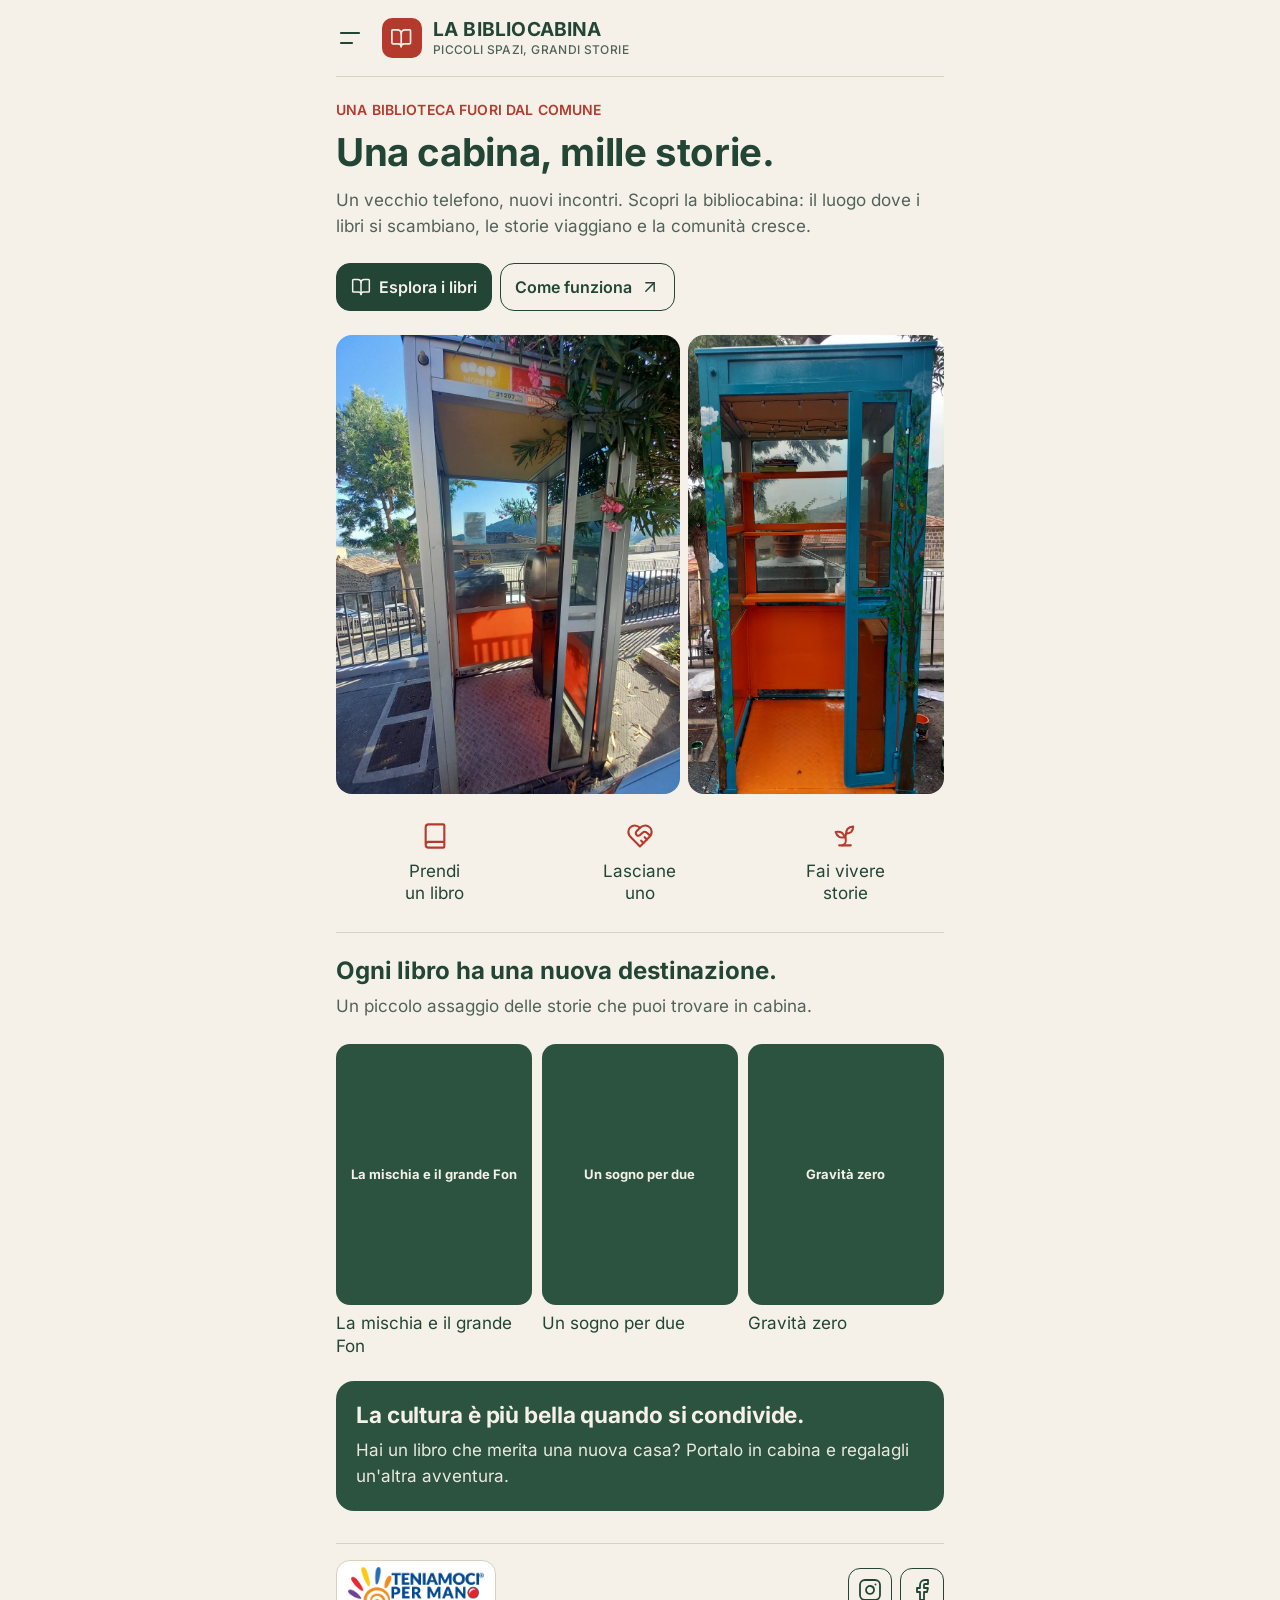
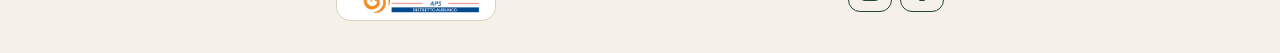
<file: index.html>
<!doctype html>
<html lang="it">
<head>
<meta charset="utf-8">
<meta name="viewport" content="width=device-width,initial-scale=1,viewport-fit=cover">
<title>La Bibliocabina di Castelforte – Libri in condivisione</title>
<meta name="description" content="Bibliocabina a Castelforte (LT): una cabina telefonica diventata biblioteca di strada. Prendi un libro, lasciane uno. Progetto di Teniamoci per Mano APS.">
<link rel="canonical" href="https://bibliocabina.pages.dev/">
<link rel="icon" href="favicon.svg" type="image/svg+xml">
<meta property="og:type" content="website">
<meta property="og:locale" content="it_IT">
<meta property="og:site_name" content="La Bibliocabina">
<meta property="og:title" content="La Bibliocabina di Castelforte – Libri in condivisione">
<meta property="og:description" content="Bibliocabina a Castelforte (LT): una cabina telefonica diventata biblioteca di strada. Prendi un libro, lasciane uno. Progetto di Teniamoci per Mano APS.">
<meta property="og:url" content="https://bibliocabina.pages.dev/">
<meta property="og:image" content="https://bibliocabina.pages.dev/assets/cabina-castelforte.jpg">
<meta property="og:image:alt" content="La cabina telefonica di Castelforte trasformata in Bibliocabina">
<meta name="twitter:card" content="summary_large_image">
<link rel="preload" href="assets/fonts/inter-latin-400-normal.woff2" as="font" type="font/woff2" crossorigin>
<link rel="stylesheet" href="assets/style.css">
<script type="application/ld+json">
{
  "@context": "https://schema.org",
  "@type": "Library",
  "name": "La Bibliocabina",
  "description": "Una vecchia cabina telefonica trasformata in biblioteca di strada a Castelforte (LT), dove chiunque può prendere un libro, lasciarne uno o farlo circolare.",
  "url": "https://bibliocabina.pages.dev/",
  "image": [
    "https://bibliocabina.pages.dev/assets/cabina-castelforte.jpg",
    "https://bibliocabina.pages.dev/assets/foto_bibliocabina.jpeg"
  ],
  "email": "bibliocabina@yahoo.com",
  "address": {
    "@type": "PostalAddress",
    "streetAddress": "Piazza Francesco Petronio",
    "addressLocality": "Castelforte",
    "addressRegion": "LT",
    "postalCode": "04021",
    "addressCountry": "IT"
  },
  "geo": {
    "@type": "GeoCoordinates",
    "latitude": 41.300278,
    "longitude": 13.823111
  },
  "openingHoursSpecification": {
    "@type": "OpeningHoursSpecification",
    "dayOfWeek": ["Monday", "Tuesday", "Wednesday", "Thursday", "Friday", "Saturday", "Sunday"],
    "opens": "00:00",
    "closes": "23:59"
  },
  "hasMap": "https://maps.app.goo.gl/ehPVaKDYmYYoMXs57",
  "parentOrganization": {
    "@type": "Organization",
    "name": "Teniamoci per Mano APS – Distretto Aurunco"
  }
}
</script>
<script>
/* Vecchi link con # (es. .../#catalogo): portano alla pagina vera. */
(function () {
  var pages = { 'chi-siamo': 1, 'catalogo': 1, 'come-funziona': 1, 'dove-siamo': 1, 'contatti': 1 };
  var h = (location.hash || '').slice(1);
  if (pages[h]) location.replace(h + '/');
})();
</script>
</head>
<body>
<svg class="defs" aria-hidden="true" focusable="false">
  <defs>
    <symbol id="i-arrow" viewBox="0 0 24 24"><path d="M7 7h10v10"/><path d="M7 17 17 7"/></symbol>
    <symbol id="i-book" viewBox="0 0 24 24"><path d="M4 19.5v-15A2.5 2.5 0 0 1 6.5 2H19a1 1 0 0 1 1 1v18a1 1 0 0 1-1 1H6.5a1 1 0 0 1 0-5H20"/></symbol>
    <symbol id="i-book-open" viewBox="0 0 24 24"><path d="M12 7v14"/><path d="M3 18a1 1 0 0 1-1-1V4a1 1 0 0 1 1-1h5a4 4 0 0 1 4 4 4 4 0 0 1 4-4h5a1 1 0 0 1 1 1v13a1 1 0 0 1-1 1h-6a3 3 0 0 0-3 3 3 3 0 0 0-3-3z"/></symbol>
    <symbol id="i-facebook" viewBox="0 0 24 24"><path d="M18 2h-3a5 5 0 0 0-5 5v3H7v4h3v8h4v-8h3l1-4h-4V7a1 1 0 0 1 1-1h3z"/></symbol>
    <symbol id="i-heart" viewBox="0 0 24 24"><path d="M19 14c1.49-1.46 3-3.21 3-5.5A5.5 5.5 0 0 0 16.5 3c-1.76 0-3 .5-4.5 2-1.5-1.5-2.74-2-4.5-2A5.5 5.5 0 0 0 2 8.5c0 2.3 1.5 4.05 3 5.5l7 7Z"/><path d="M12 5 9.04 7.96a2.17 2.17 0 0 0 0 3.08c.82.82 2.13.85 3 .07l2.07-1.9a2.82 2.82 0 0 1 3.79 0l2.96 2.66"/><path d="m18 15-2-2"/><path d="m15 18-2-2"/></symbol>
    <symbol id="i-home" viewBox="0 0 24 24"><path d="M15 21v-8a1 1 0 0 0-1-1h-4a1 1 0 0 0-1 1v8"/><path d="M3 10a2 2 0 0 1 .709-1.528l7-5.999a2 2 0 0 1 2.582 0l7 5.999A2 2 0 0 1 21 10v9a2 2 0 0 1-2 2H5a2 2 0 0 1-2-2z"/></symbol>
    <symbol id="i-instagram" viewBox="0 0 24 24"><rect width="20" height="20" x="2" y="2" rx="5" ry="5"/><path d="M16 11.37A4 4 0 1 1 12.63 8 4 4 0 0 1 16 11.37z"/><path d="M17.5 6.5h.01"/></symbol>
    <symbol id="i-mail" viewBox="0 0 24 24"><rect width="20" height="16" x="2" y="4" rx="2"/><path d="m22 7-8.97 5.7a1.94 1.94 0 0 1-2.06 0L2 7"/></symbol>
    <symbol id="i-pin" viewBox="0 0 24 24"><path d="M20 10c0 4.993-5.539 10.193-7.399 11.799a1 1 0 0 1-1.202 0C9.539 20.193 4 14.993 4 10a8 8 0 0 1 16 0"/><circle cx="12" cy="10" r="3"/></symbol>
    <symbol id="i-sprout" viewBox="0 0 24 24"><path d="M7 20h10"/><path d="M10 20c5.5-2.5.8-6.4 3-10"/><path d="M9.5 9.4c1.1.8 1.8 2.2 2.3 3.7-2 .4-3.5.4-4.8-.3-1.2-.6-2.3-1.9-3-4.2 2.8-.5 4.4 0 5.5.8z"/><path d="M14.1 6a7 7 0 0 0-1.1 4c1.9-.1 3.3-.6 4.3-1.4 1-1 1.6-2.3 1.7-4.6-2.7.1-4 1-4.9 2z"/></symbol>
    <symbol id="i-users" viewBox="0 0 24 24"><path d="M16 21v-2a4 4 0 0 0-4-4H6a4 4 0 0 0-4 4v2"/><circle cx="9" cy="7" r="4"/><path d="M22 21v-2a4 4 0 0 0-3-3.87"/><path d="M16 3.13a4 4 0 0 1 0 7.75"/></symbol>
    <symbol id="i-x" viewBox="0 0 24 24"><path d="M18 6 6 18"/><path d="m6 6 12 12"/></symbol>
  </defs>
</svg>

<div class="scrim" id="scrim"></div>
<nav class="drawer" id="drawer" aria-label="Pagine del sito">
  <div class="drawer-head">
    <span class="drawer-title">Menu</span>
    <button class="close-btn" id="close-btn" type="button" aria-label="Chiudi il menu"><svg class="ico"><use href="#i-x"/></svg></button>
  </div>
  <ul class="drawer-list">
    <li><a href="./" aria-current="page"><svg class="ico"><use href="#i-home"/></svg>Home</a></li>
    <li><a href="chi-siamo/"><svg class="ico"><use href="#i-users"/></svg>Chi siamo</a></li>
    <li><a href="catalogo/"><svg class="ico"><use href="#i-book"/></svg>Catalogo</a></li>
    <li><a href="come-funziona/"><svg class="ico"><use href="#i-sprout"/></svg>Come funziona</a></li>
    <li><a href="dove-siamo/"><svg class="ico"><use href="#i-pin"/></svg>Dove siamo</a></li>
    <li><a href="contatti/"><svg class="ico"><use href="#i-mail"/></svg>Contatti</a></li>
  </ul>
  <p class="drawer-foot">Piccoli spazi, grandi storie</p>
</nav>

<div class="wrap">
  <header class="top">
    <button class="menu-btn" id="menu-btn" type="button" aria-label="Apri il menu" aria-expanded="false" aria-controls="drawer">
      <svg viewBox="0 0 28 28" aria-hidden="true"><path d="M5 9h18M5 19h11"/></svg>
    </button>
    <a class="brand" href="./" aria-label="La Bibliocabina, vai alla home">
      <span class="logo"><svg class="ico"><use href="#i-book-open"/></svg></span>
      <span class="brand-text">
        <strong>La Bibliocabina</strong>
        <small>Piccoli spazi, grandi storie</small>
      </span>
    </a>
  </header>
  <hr class="rule">

  <main id="main">
    <section class="page">
      <div class="intro">
        <p class="eyebrow">Una biblioteca fuori dal comune</p>
        <h1>Una cabina, mille storie.</h1>
        <p class="lead">Un vecchio telefono, nuovi incontri. Scopri la bibliocabina: il luogo dove i libri si scambiano, le storie viaggiano e la comunità cresce.</p>
      </div>

      <div class="cta">
        <a class="btn btn-solid" href="catalogo/"><svg class="ico"><use href="#i-book-open"/></svg>Esplora i libri</a>
        <a class="btn btn-outline" href="come-funziona/">Come funziona<svg class="ico"><use href="#i-arrow"/></svg></a>
      </div>

      <figure class="hero-photo">
        <div class="photo-pair">
          <img class="ph-cabina" src="assets/cabina-castelforte.jpg" width="960" height="1280" alt="La cabina telefonica di Castelforte, con l'apparecchio ancora all'interno, tra i fiori di oleandro e con vista sui tetti e sulle colline" decoding="async">
          <img class="ph-dipinta" src="assets/foto_bibliocabina.jpeg" width="890" height="1600" alt="La cabina dipinta di azzurro, con rami, foglie, uccellini e nuvole sul telaio e l'interno arancione con mensole di legno, lucine e alcuni libri, a porta aperta" decoding="async">
        </div>
      </figure>

      <ul class="acts">
        <li><a class="act" href="come-funziona/"><svg class="ico"><use href="#i-book"/></svg>Prendi<br>un libro</a></li>
        <li><a class="act" href="come-funziona/"><svg class="ico"><use href="#i-heart"/></svg>Lasciane<br>uno</a></li>
        <li><a class="act" href="come-funziona/"><svg class="ico"><use href="#i-sprout"/></svg>Fai vivere<br>storie</a></li>
      </ul>

      <hr class="rule">

      <div class="head-group">
        <h2>Ogni libro ha una nuova destinazione.</h2>
        <p class="sub">Un piccolo assaggio delle storie che puoi trovare in cabina.</p>
      </div>

      <!-- libri:inizio -->
      <ul class="covers" data-libri="anteprima" data-prefisso="" data-max="3" data-sig="e59c17e6">
        <li><a href="catalogo/">
          <span class="cover cover-text"><span>La mischia e il grande Fon</span></span>
          <span class="cover-label">La mischia e il grande Fon</span>
        </a></li>
        <li><a href="catalogo/">
          <span class="cover cover-text"><span>Un sogno per due</span></span>
          <span class="cover-label">Un sogno per due</span>
        </a></li>
        <li><a href="catalogo/">
          <span class="cover cover-text"><span>Gravità zero</span></span>
          <span class="cover-label">Gravità zero</span>
        </a></li>
      </ul>
      <!-- libri:fine -->

      <aside class="share-card">
        <h2>La cultura è più bella quando si condivide.</h2>
        <p>Hai un libro che merita una nuova casa? Portalo in cabina e regalagli un'altra avventura.</p>
      </aside>
    </section>
  </main>

  <footer class="site-foot">
    <hr class="rule">
    <div class="foot-row">
      <figure class="foot-logo">
        <img src="assets/Logo-TPM-APS-Aurunco.png" width="336" height="114" alt="Logo di Teniamoci per Mano APS, Distretto Aurunco" decoding="async">
      </figure>
      <ul class="foot-social" aria-label="Seguici sui social">
        <li><a href="https://www.instagram.com/invites/contact/?utm_content=scoolyx&amp;exln=1ppq2omgncle7" target="_blank" rel="noopener noreferrer" aria-label="Instagram"><svg class="ico"><use href="#i-instagram"/></svg></a></li>
        <li><a href="https://www.facebook.com/share/1FbUaeCJua/?mibextid=wwXIfr" target="_blank" rel="noopener noreferrer" aria-label="Facebook"><svg class="ico"><use href="#i-facebook"/></svg></a></li>
      </ul>
    </div>
  </footer>
</div>

<script src="assets/menu.js" defer></script>
<script src="assets/catalogo.js" defer></script>
</body>
</html>
</file>
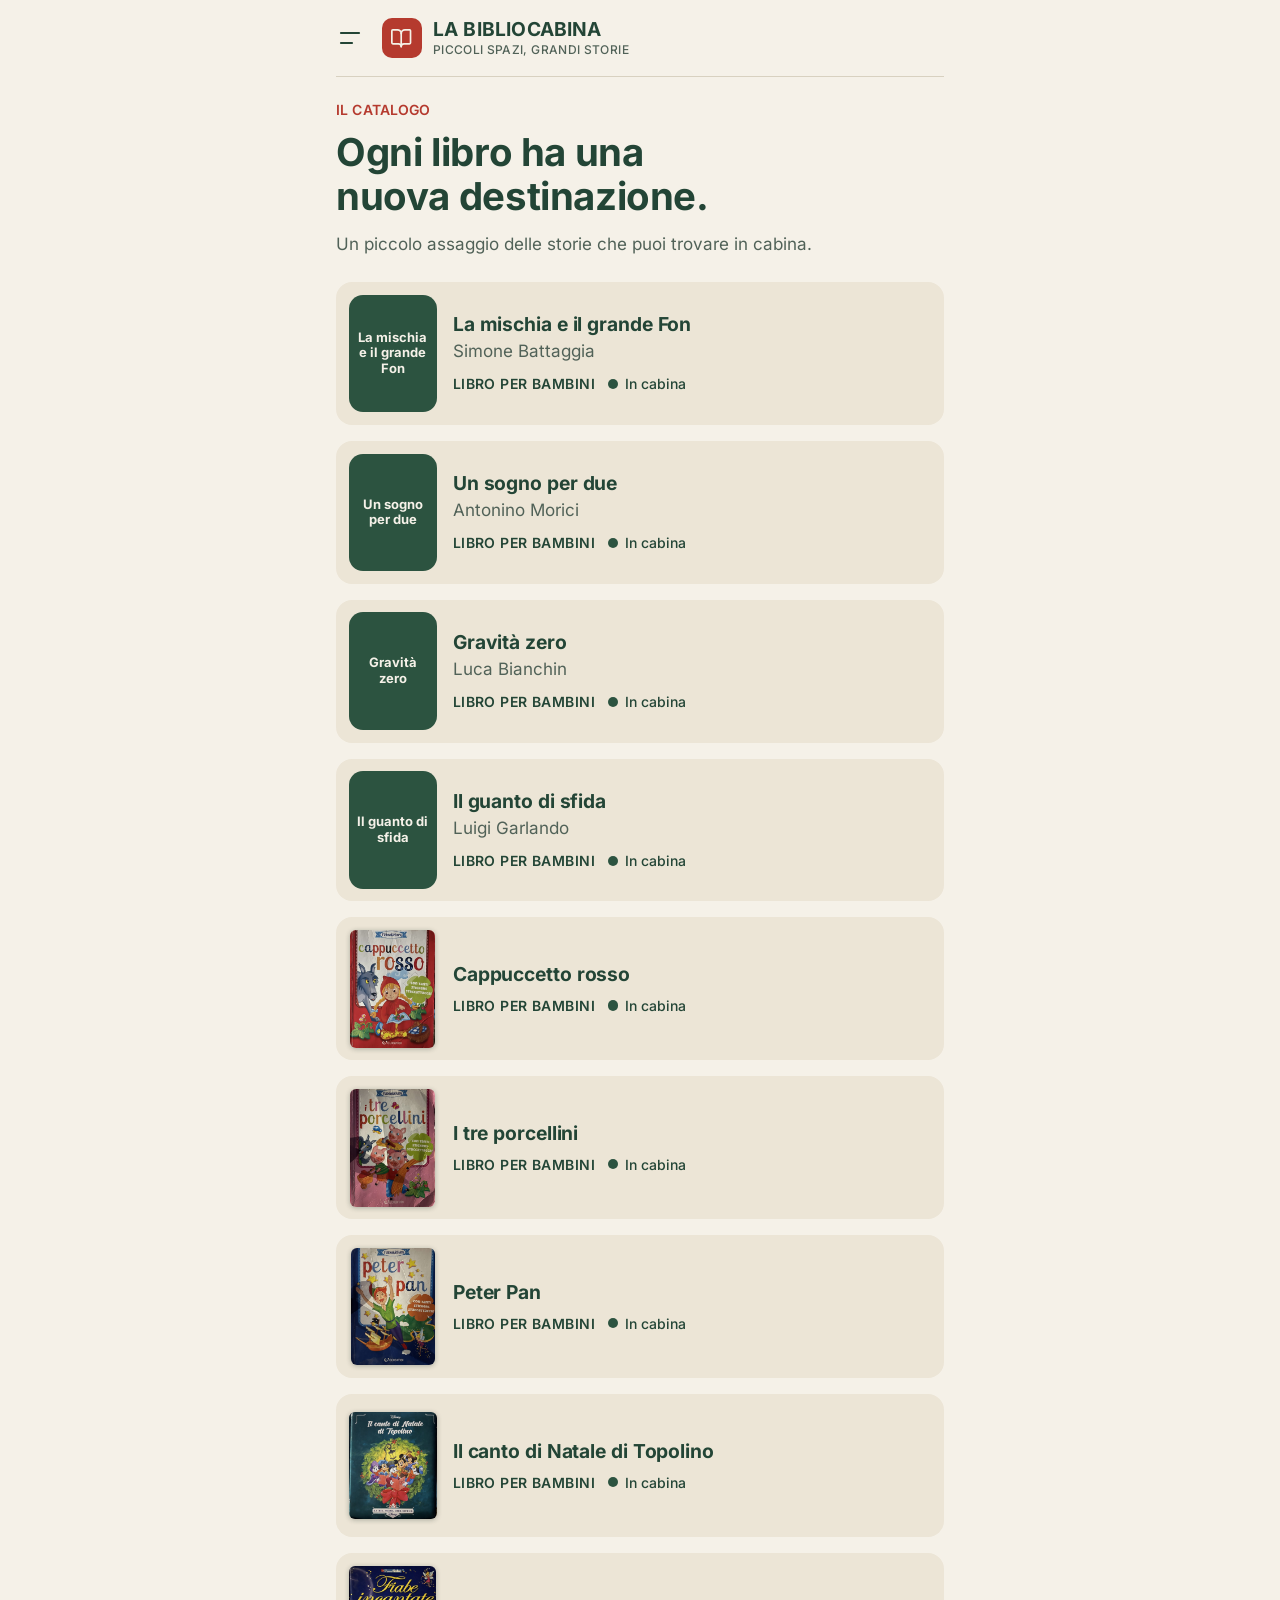
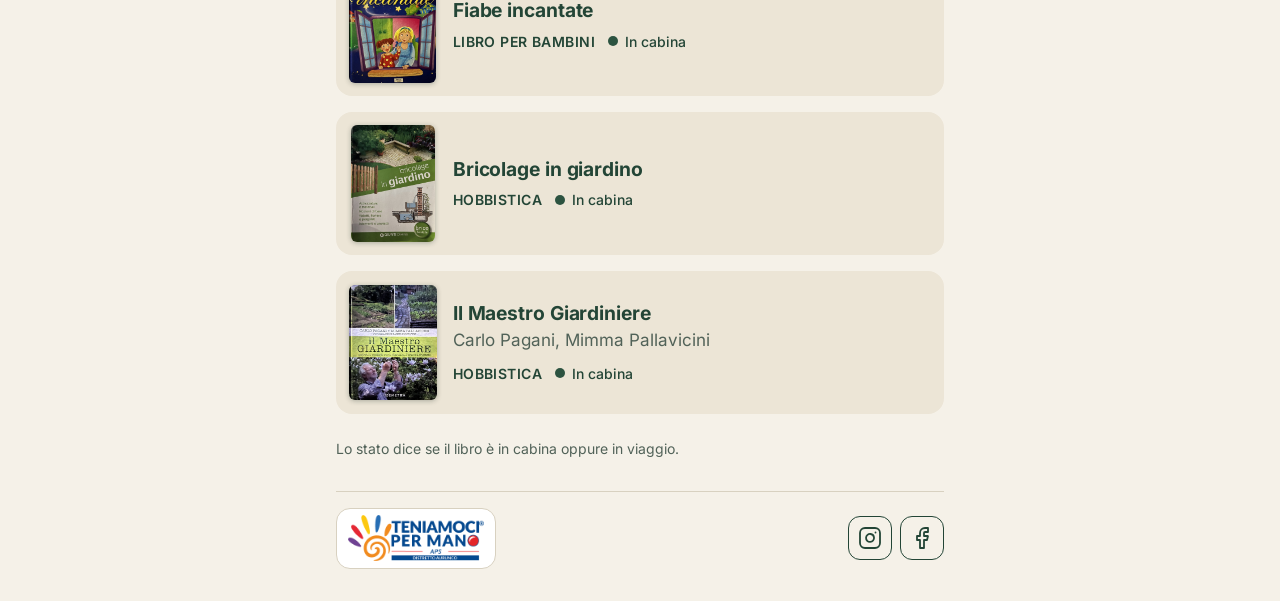
<file: catalogo/index.html>
<!doctype html>
<html lang="it">
<head>
<meta charset="utf-8">
<meta name="viewport" content="width=device-width,initial-scale=1,viewport-fit=cover">
<title>Catalogo dei libri – La Bibliocabina di Castelforte</title>
<meta name="description" content="I libri della Bibliocabina di Castelforte: titolo, autore, genere e se il libro è in cabina oppure in viaggio.">
<link rel="canonical" href="https://bibliocabina.pages.dev/catalogo/">
<link rel="icon" href="../favicon.svg" type="image/svg+xml">
<meta property="og:type" content="website">
<meta property="og:locale" content="it_IT">
<meta property="og:site_name" content="La Bibliocabina">
<meta property="og:title" content="Catalogo dei libri – La Bibliocabina di Castelforte">
<meta property="og:description" content="I libri della Bibliocabina di Castelforte: titolo, autore, genere e se il libro è in cabina oppure in viaggio.">
<meta property="og:url" content="https://bibliocabina.pages.dev/catalogo/">
<meta property="og:image" content="https://bibliocabina.pages.dev/assets/cabina-castelforte.jpg">
<meta property="og:image:alt" content="La cabina telefonica di Castelforte trasformata in Bibliocabina">
<meta name="twitter:card" content="summary_large_image">
<!-- libri-jsonld:inizio -->
<script type="application/ld+json">
{
  "@context": "https://schema.org",
  "@type": "ItemList",
  "name": "Catalogo della Bibliocabina di Castelforte",
  "itemListElement": [
    {
      "@type": "ListItem",
      "position": 1,
      "item": {
        "@type": "Book",
        "name": "La mischia e il grande Fon",
        "author": [
          {
            "@type": "Person",
            "name": "Simone Battaggia"
          }
        ],
        "genre": "Libro per bambini"
      }
    },
    {
      "@type": "ListItem",
      "position": 2,
      "item": {
        "@type": "Book",
        "name": "Un sogno per due",
        "author": [
          {
            "@type": "Person",
            "name": "Antonino Morici"
          }
        ],
        "genre": "Libro per bambini"
      }
    },
    {
      "@type": "ListItem",
      "position": 3,
      "item": {
        "@type": "Book",
        "name": "Gravità zero",
        "author": [
          {
            "@type": "Person",
            "name": "Luca Bianchin"
          }
        ],
        "genre": "Libro per bambini"
      }
    },
    {
      "@type": "ListItem",
      "position": 4,
      "item": {
        "@type": "Book",
        "name": "Il guanto di sfida",
        "author": [
          {
            "@type": "Person",
            "name": "Luigi Garlando"
          }
        ],
        "isbn": "9788894923032",
        "genre": "Libro per bambini"
      }
    },
    {
      "@type": "ListItem",
      "position": 5,
      "item": {
        "@type": "Book",
        "name": "Cappuccetto rosso",
        "isbn": "9788855636421",
        "genre": "Libro per bambini",
        "image": "https://bibliocabina.pages.dev/assets/copertine/cappuccetto-rosso.jpg"
      }
    },
    {
      "@type": "ListItem",
      "position": 6,
      "item": {
        "@type": "Book",
        "name": "I tre porcellini",
        "isbn": "9788855636421",
        "genre": "Libro per bambini",
        "image": "https://bibliocabina.pages.dev/assets/copertine/i-tre-porcellini.jpg"
      }
    },
    {
      "@type": "ListItem",
      "position": 7,
      "item": {
        "@type": "Book",
        "name": "Peter Pan",
        "isbn": "9788855636421",
        "genre": "Libro per bambini",
        "image": "https://bibliocabina.pages.dev/assets/copertine/peter-pan.jpg"
      }
    },
    {
      "@type": "ListItem",
      "position": 8,
      "item": {
        "@type": "Book",
        "name": "Il canto di Natale di Topolino",
        "genre": "Libro per bambini",
        "image": "https://bibliocabina.pages.dev/assets/copertine/il-canto-di-natale-di-topolino.jpg"
      }
    },
    {
      "@type": "ListItem",
      "position": 9,
      "item": {
        "@type": "Book",
        "name": "Fiabe incantate",
        "isbn": "9788883278211",
        "genre": "Libro per bambini",
        "image": "https://bibliocabina.pages.dev/assets/copertine/fiabe-incantate.jpg"
      }
    },
    {
      "@type": "ListItem",
      "position": 10,
      "item": {
        "@type": "Book",
        "name": "Bricolage in giardino",
        "isbn": "9788844041939",
        "genre": "Hobbistica",
        "image": "https://bibliocabina.pages.dev/assets/copertine/bricolage-in-giardino.jpg"
      }
    },
    {
      "@type": "ListItem",
      "position": 11,
      "item": {
        "@type": "Book",
        "name": "Il Maestro Giardiniere",
        "author": [
          {
            "@type": "Person",
            "name": "Carlo Pagani"
          },
          {
            "@type": "Person",
            "name": "Mimma Pallavicini"
          }
        ],
        "isbn": "9788844051624",
        "genre": "Hobbistica",
        "image": "https://bibliocabina.pages.dev/assets/copertine/il-maestro-giardiniere.jpg"
      }
    }
  ]
}
</script>
<!-- libri-jsonld:fine -->
<link rel="preload" href="../assets/fonts/inter-latin-400-normal.woff2" as="font" type="font/woff2" crossorigin>
<link rel="stylesheet" href="../assets/style.css">
</head>
<body>
<svg class="defs" aria-hidden="true" focusable="false">
  <defs>
    <symbol id="i-book" viewBox="0 0 24 24"><path d="M4 19.5v-15A2.5 2.5 0 0 1 6.5 2H19a1 1 0 0 1 1 1v18a1 1 0 0 1-1 1H6.5a1 1 0 0 1 0-5H20"/></symbol>
    <symbol id="i-book-open" viewBox="0 0 24 24"><path d="M12 7v14"/><path d="M3 18a1 1 0 0 1-1-1V4a1 1 0 0 1 1-1h5a4 4 0 0 1 4 4 4 4 0 0 1 4-4h5a1 1 0 0 1 1 1v13a1 1 0 0 1-1 1h-6a3 3 0 0 0-3 3 3 3 0 0 0-3-3z"/></symbol>
    <symbol id="i-facebook" viewBox="0 0 24 24"><path d="M18 2h-3a5 5 0 0 0-5 5v3H7v4h3v8h4v-8h3l1-4h-4V7a1 1 0 0 1 1-1h3z"/></symbol>
    <symbol id="i-home" viewBox="0 0 24 24"><path d="M15 21v-8a1 1 0 0 0-1-1h-4a1 1 0 0 0-1 1v8"/><path d="M3 10a2 2 0 0 1 .709-1.528l7-5.999a2 2 0 0 1 2.582 0l7 5.999A2 2 0 0 1 21 10v9a2 2 0 0 1-2 2H5a2 2 0 0 1-2-2z"/></symbol>
    <symbol id="i-instagram" viewBox="0 0 24 24"><rect width="20" height="20" x="2" y="2" rx="5" ry="5"/><path d="M16 11.37A4 4 0 1 1 12.63 8 4 4 0 0 1 16 11.37z"/><path d="M17.5 6.5h.01"/></symbol>
    <symbol id="i-mail" viewBox="0 0 24 24"><rect width="20" height="16" x="2" y="4" rx="2"/><path d="m22 7-8.97 5.7a1.94 1.94 0 0 1-2.06 0L2 7"/></symbol>
    <symbol id="i-pin" viewBox="0 0 24 24"><path d="M20 10c0 4.993-5.539 10.193-7.399 11.799a1 1 0 0 1-1.202 0C9.539 20.193 4 14.993 4 10a8 8 0 0 1 16 0"/><circle cx="12" cy="10" r="3"/></symbol>
    <symbol id="i-sprout" viewBox="0 0 24 24"><path d="M7 20h10"/><path d="M10 20c5.5-2.5.8-6.4 3-10"/><path d="M9.5 9.4c1.1.8 1.8 2.2 2.3 3.7-2 .4-3.5.4-4.8-.3-1.2-.6-2.3-1.9-3-4.2 2.8-.5 4.4 0 5.5.8z"/><path d="M14.1 6a7 7 0 0 0-1.1 4c1.9-.1 3.3-.6 4.3-1.4 1-1 1.6-2.3 1.7-4.6-2.7.1-4 1-4.9 2z"/></symbol>
    <symbol id="i-users" viewBox="0 0 24 24"><path d="M16 21v-2a4 4 0 0 0-4-4H6a4 4 0 0 0-4 4v2"/><circle cx="9" cy="7" r="4"/><path d="M22 21v-2a4 4 0 0 0-3-3.87"/><path d="M16 3.13a4 4 0 0 1 0 7.75"/></symbol>
    <symbol id="i-x" viewBox="0 0 24 24"><path d="M18 6 6 18"/><path d="m6 6 12 12"/></symbol>
  </defs>
</svg>

<div class="scrim" id="scrim"></div>
<nav class="drawer" id="drawer" aria-label="Pagine del sito">
  <div class="drawer-head">
    <span class="drawer-title">Menu</span>
    <button class="close-btn" id="close-btn" type="button" aria-label="Chiudi il menu"><svg class="ico"><use href="#i-x"/></svg></button>
  </div>
  <ul class="drawer-list">
    <li><a href="../"><svg class="ico"><use href="#i-home"/></svg>Home</a></li>
    <li><a href="../chi-siamo/"><svg class="ico"><use href="#i-users"/></svg>Chi siamo</a></li>
    <li><a href="../catalogo/" aria-current="page"><svg class="ico"><use href="#i-book"/></svg>Catalogo</a></li>
    <li><a href="../come-funziona/"><svg class="ico"><use href="#i-sprout"/></svg>Come funziona</a></li>
    <li><a href="../dove-siamo/"><svg class="ico"><use href="#i-pin"/></svg>Dove siamo</a></li>
    <li><a href="../contatti/"><svg class="ico"><use href="#i-mail"/></svg>Contatti</a></li>
  </ul>
  <p class="drawer-foot">Piccoli spazi, grandi storie</p>
</nav>

<div class="wrap">
  <header class="top">
    <button class="menu-btn" id="menu-btn" type="button" aria-label="Apri il menu" aria-expanded="false" aria-controls="drawer">
      <svg viewBox="0 0 28 28" aria-hidden="true"><path d="M5 9h18M5 19h11"/></svg>
    </button>
    <a class="brand" href="../" aria-label="La Bibliocabina, vai alla home">
      <span class="logo"><svg class="ico"><use href="#i-book-open"/></svg></span>
      <span class="brand-text">
        <strong>La Bibliocabina</strong>
        <small>Piccoli spazi, grandi storie</small>
      </span>
    </a>
  </header>
  <hr class="rule">

  <main id="main">
    <section class="page">
      <div class="intro">
        <p class="eyebrow">Il catalogo</p>
        <h1>Ogni libro ha una nuova destinazione.</h1>
        <p class="lead">Un piccolo assaggio delle storie che puoi trovare in cabina.</p>
      </div>
      <!-- libri:inizio -->
      <ul class="books" data-libri="catalogo" data-prefisso="../" data-sig="4e62a6a4">
        <li class="book">
          <span class="cover cover-text"><span>La mischia e il grande Fon</span></span>
          <div class="book-info">
            <h2>La mischia e il grande Fon</h2>
            <p class="author">Simone Battaggia</p>
            <p class="meta"><span class="genre">Libro per bambini</span><span class="status">In cabina</span></p>
          </div>
        </li>
        <li class="book">
          <span class="cover cover-text"><span>Un sogno per due</span></span>
          <div class="book-info">
            <h2>Un sogno per due</h2>
            <p class="author">Antonino Morici</p>
            <p class="meta"><span class="genre">Libro per bambini</span><span class="status">In cabina</span></p>
          </div>
        </li>
        <li class="book">
          <span class="cover cover-text"><span>Gravità zero</span></span>
          <div class="book-info">
            <h2>Gravità zero</h2>
            <p class="author">Luca Bianchin</p>
            <p class="meta"><span class="genre">Libro per bambini</span><span class="status">In cabina</span></p>
          </div>
        </li>
        <li class="book">
          <span class="cover cover-text"><span>Il guanto di sfida</span></span>
          <div class="book-info">
            <h2>Il guanto di sfida</h2>
            <p class="author">Luigi Garlando</p>
            <p class="meta"><span class="genre">Libro per bambini</span><span class="status">In cabina</span></p>
          </div>
        </li>
        <li class="book">
          <span class="cover cover-photo"><img src="../assets/copertine/cappuccetto-rosso.jpg" alt="Copertina di Cappuccetto rosso" loading="lazy" decoding="async"></span>
          <div class="book-info">
            <h2>Cappuccetto rosso</h2>
            <p class="meta"><span class="genre">Libro per bambini</span><span class="status">In cabina</span></p>
          </div>
        </li>
        <li class="book">
          <span class="cover cover-photo"><img src="../assets/copertine/i-tre-porcellini.jpg" alt="Copertina di I tre porcellini" loading="lazy" decoding="async"></span>
          <div class="book-info">
            <h2>I tre porcellini</h2>
            <p class="meta"><span class="genre">Libro per bambini</span><span class="status">In cabina</span></p>
          </div>
        </li>
        <li class="book">
          <span class="cover cover-photo"><img src="../assets/copertine/peter-pan.jpg" alt="Copertina di Peter Pan" loading="lazy" decoding="async"></span>
          <div class="book-info">
            <h2>Peter Pan</h2>
            <p class="meta"><span class="genre">Libro per bambini</span><span class="status">In cabina</span></p>
          </div>
        </li>
        <li class="book">
          <span class="cover cover-photo"><img src="../assets/copertine/il-canto-di-natale-di-topolino.jpg" alt="Copertina di Il canto di Natale di Topolino" loading="lazy" decoding="async"></span>
          <div class="book-info">
            <h2>Il canto di Natale di Topolino</h2>
            <p class="meta"><span class="genre">Libro per bambini</span><span class="status">In cabina</span></p>
          </div>
        </li>
        <li class="book">
          <span class="cover cover-photo"><img src="../assets/copertine/fiabe-incantate.jpg" alt="Copertina di Fiabe incantate" loading="lazy" decoding="async"></span>
          <div class="book-info">
            <h2>Fiabe incantate</h2>
            <p class="meta"><span class="genre">Libro per bambini</span><span class="status">In cabina</span></p>
          </div>
        </li>
        <li class="book">
          <span class="cover cover-photo"><img src="../assets/copertine/bricolage-in-giardino.jpg" alt="Copertina di Bricolage in giardino" loading="lazy" decoding="async"></span>
          <div class="book-info">
            <h2>Bricolage in giardino</h2>
            <p class="meta"><span class="genre">Hobbistica</span><span class="status">In cabina</span></p>
          </div>
        </li>
        <li class="book">
          <span class="cover cover-photo"><img src="../assets/copertine/il-maestro-giardiniere.jpg" alt="Copertina di Il Maestro Giardiniere" loading="lazy" decoding="async"></span>
          <div class="book-info">
            <h2>Il Maestro Giardiniere</h2>
            <p class="author">Carlo Pagani, Mimma Pallavicini</p>
            <p class="meta"><span class="genre">Hobbistica</span><span class="status">In cabina</span></p>
          </div>
        </li>
      </ul>
      <!-- libri:fine -->
      <p class="note">Lo stato dice se il libro è in cabina oppure in viaggio.</p>
    </section>
  </main>

  <footer class="site-foot">
    <hr class="rule">
    <div class="foot-row">
      <figure class="foot-logo">
        <img src="../assets/Logo-TPM-APS-Aurunco.png" width="336" height="114" alt="Logo di Teniamoci per Mano APS, Distretto Aurunco" decoding="async">
      </figure>
      <ul class="foot-social" aria-label="Seguici sui social">
        <li><a href="https://www.instagram.com/invites/contact/?utm_content=scoolyx&amp;exln=1ppq2omgncle7" target="_blank" rel="noopener noreferrer" aria-label="Instagram"><svg class="ico"><use href="#i-instagram"/></svg></a></li>
        <li><a href="https://www.facebook.com/share/1FbUaeCJua/?mibextid=wwXIfr" target="_blank" rel="noopener noreferrer" aria-label="Facebook"><svg class="ico"><use href="#i-facebook"/></svg></a></li>
      </ul>
    </div>
  </footer>
</div>

<script src="../assets/menu.js" defer></script>
<script src="../assets/catalogo.js" defer></script>
</body>
</html>
</file>
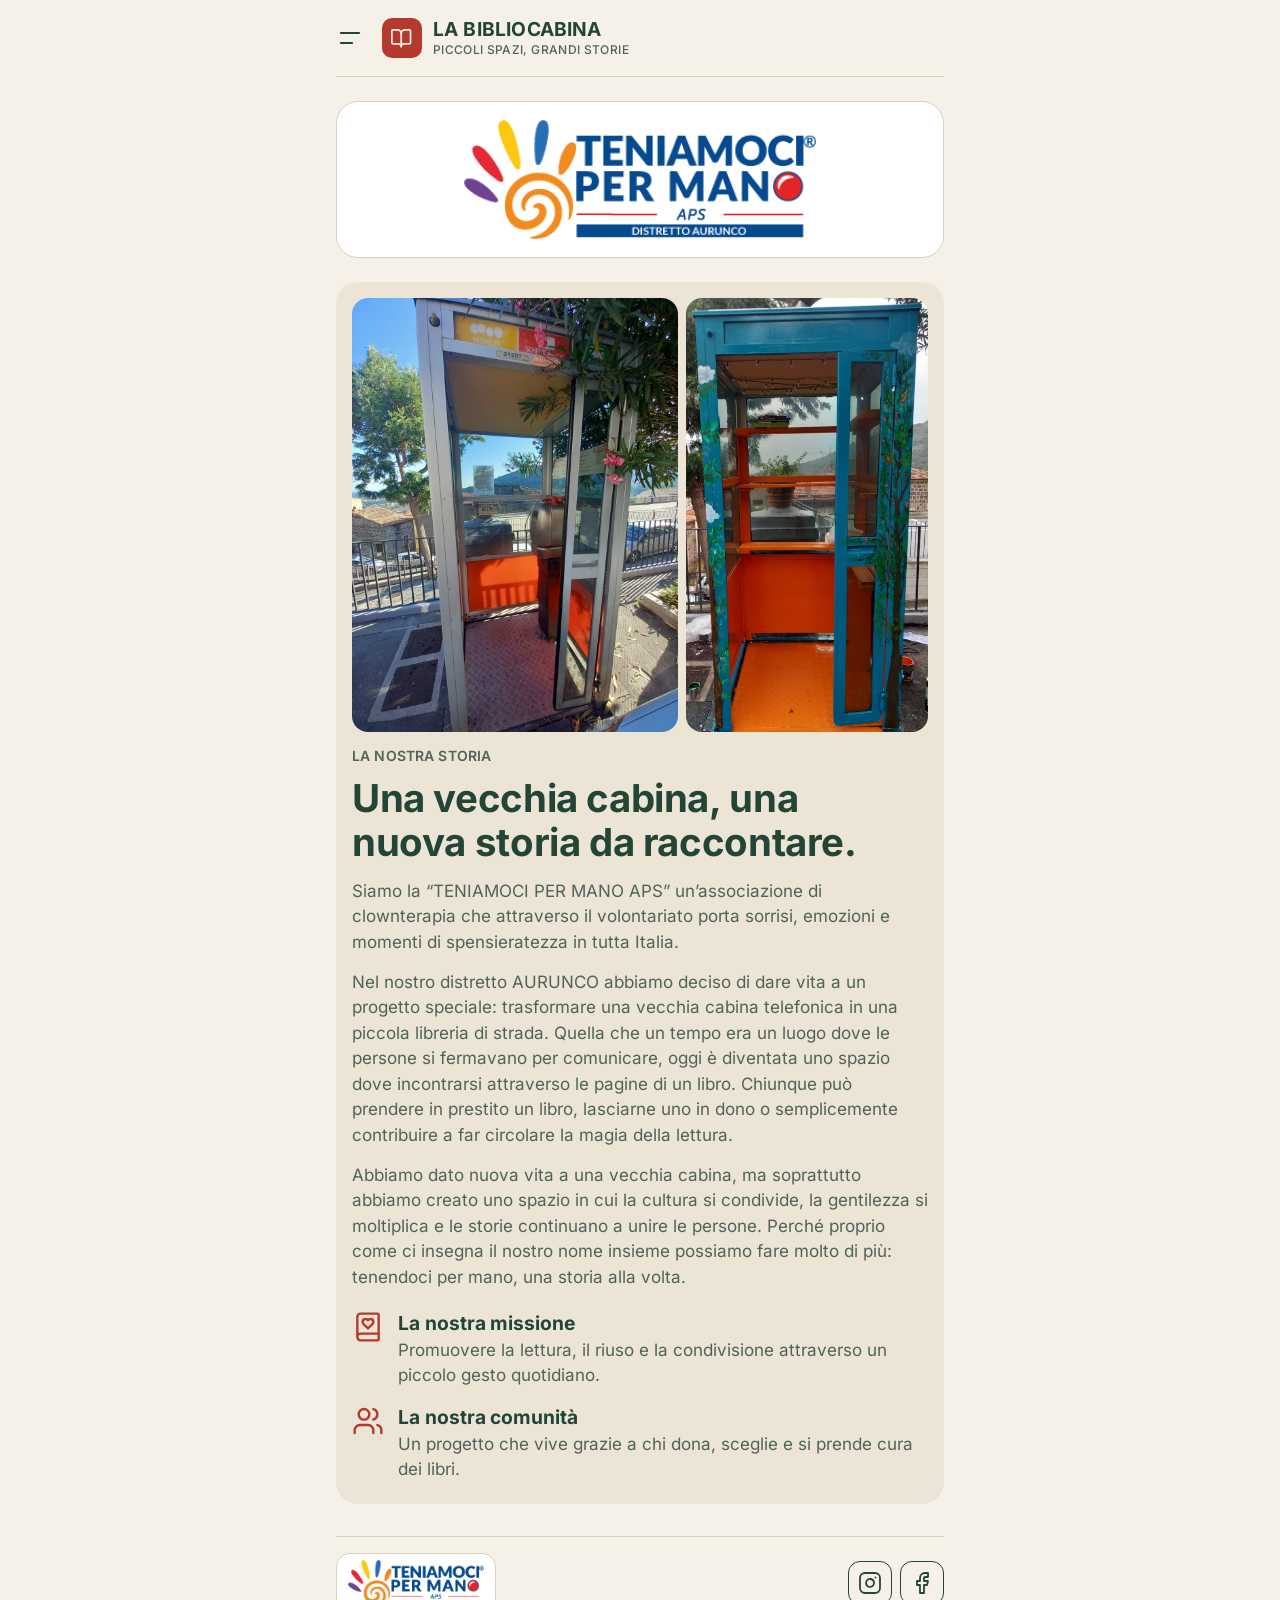
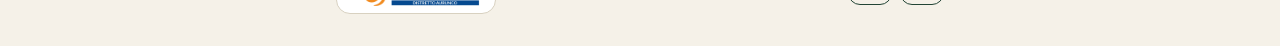
<file: chi-siamo/index.html>
<!doctype html>
<html lang="it">
<head>
<meta charset="utf-8">
<meta name="viewport" content="width=device-width,initial-scale=1,viewport-fit=cover">
<title>Chi siamo – Teniamoci per Mano APS e la Bibliocabina</title>
<meta name="description" content="Teniamoci per Mano APS, associazione di clownterapia del Distretto Aurunco, ha trasformato una vecchia cabina telefonica in una piccola libreria di strada.">
<link rel="canonical" href="https://bibliocabina.pages.dev/chi-siamo/">
<link rel="icon" href="../favicon.svg" type="image/svg+xml">
<meta property="og:type" content="website">
<meta property="og:locale" content="it_IT">
<meta property="og:site_name" content="La Bibliocabina">
<meta property="og:title" content="Chi siamo – Teniamoci per Mano APS e la Bibliocabina">
<meta property="og:description" content="Teniamoci per Mano APS, associazione di clownterapia del Distretto Aurunco, ha trasformato una vecchia cabina telefonica in una piccola libreria di strada.">
<meta property="og:url" content="https://bibliocabina.pages.dev/chi-siamo/">
<meta property="og:image" content="https://bibliocabina.pages.dev/assets/cabina-castelforte.jpg">
<meta property="og:image:alt" content="La cabina telefonica di Castelforte trasformata in Bibliocabina">
<meta name="twitter:card" content="summary_large_image">
<link rel="preload" href="../assets/fonts/inter-latin-400-normal.woff2" as="font" type="font/woff2" crossorigin>
<link rel="stylesheet" href="../assets/style.css">
</head>
<body>
<svg class="defs" aria-hidden="true" focusable="false">
  <defs>
    <symbol id="i-book" viewBox="0 0 24 24"><path d="M4 19.5v-15A2.5 2.5 0 0 1 6.5 2H19a1 1 0 0 1 1 1v18a1 1 0 0 1-1 1H6.5a1 1 0 0 1 0-5H20"/></symbol>
    <symbol id="i-book-heart" viewBox="0 0 24 24"><path d="M16 8.2A2.22 2.22 0 0 0 13.8 6c-.8 0-1.4.3-1.8.9-.4-.6-1-.9-1.8-.9A2.22 2.22 0 0 0 8 8.2c0 .6.3 1.2.7 1.6A226.652 226.652 0 0 0 12 13a404 404 0 0 0 3.3-3.1 2.413 2.413 0 0 0 .7-1.7"/><path d="M4 19.5v-15A2.5 2.5 0 0 1 6.5 2H19a1 1 0 0 1 1 1v18a1 1 0 0 1-1 1H6.5a1 1 0 0 1 0-5H20"/></symbol>
    <symbol id="i-book-open" viewBox="0 0 24 24"><path d="M12 7v14"/><path d="M3 18a1 1 0 0 1-1-1V4a1 1 0 0 1 1-1h5a4 4 0 0 1 4 4 4 4 0 0 1 4-4h5a1 1 0 0 1 1 1v13a1 1 0 0 1-1 1h-6a3 3 0 0 0-3 3 3 3 0 0 0-3-3z"/></symbol>
    <symbol id="i-facebook" viewBox="0 0 24 24"><path d="M18 2h-3a5 5 0 0 0-5 5v3H7v4h3v8h4v-8h3l1-4h-4V7a1 1 0 0 1 1-1h3z"/></symbol>
    <symbol id="i-home" viewBox="0 0 24 24"><path d="M15 21v-8a1 1 0 0 0-1-1h-4a1 1 0 0 0-1 1v8"/><path d="M3 10a2 2 0 0 1 .709-1.528l7-5.999a2 2 0 0 1 2.582 0l7 5.999A2 2 0 0 1 21 10v9a2 2 0 0 1-2 2H5a2 2 0 0 1-2-2z"/></symbol>
    <symbol id="i-instagram" viewBox="0 0 24 24"><rect width="20" height="20" x="2" y="2" rx="5" ry="5"/><path d="M16 11.37A4 4 0 1 1 12.63 8 4 4 0 0 1 16 11.37z"/><path d="M17.5 6.5h.01"/></symbol>
    <symbol id="i-mail" viewBox="0 0 24 24"><rect width="20" height="16" x="2" y="4" rx="2"/><path d="m22 7-8.97 5.7a1.94 1.94 0 0 1-2.06 0L2 7"/></symbol>
    <symbol id="i-pin" viewBox="0 0 24 24"><path d="M20 10c0 4.993-5.539 10.193-7.399 11.799a1 1 0 0 1-1.202 0C9.539 20.193 4 14.993 4 10a8 8 0 0 1 16 0"/><circle cx="12" cy="10" r="3"/></symbol>
    <symbol id="i-sprout" viewBox="0 0 24 24"><path d="M7 20h10"/><path d="M10 20c5.5-2.5.8-6.4 3-10"/><path d="M9.5 9.4c1.1.8 1.8 2.2 2.3 3.7-2 .4-3.5.4-4.8-.3-1.2-.6-2.3-1.9-3-4.2 2.8-.5 4.4 0 5.5.8z"/><path d="M14.1 6a7 7 0 0 0-1.1 4c1.9-.1 3.3-.6 4.3-1.4 1-1 1.6-2.3 1.7-4.6-2.7.1-4 1-4.9 2z"/></symbol>
    <symbol id="i-users" viewBox="0 0 24 24"><path d="M16 21v-2a4 4 0 0 0-4-4H6a4 4 0 0 0-4 4v2"/><circle cx="9" cy="7" r="4"/><path d="M22 21v-2a4 4 0 0 0-3-3.87"/><path d="M16 3.13a4 4 0 0 1 0 7.75"/></symbol>
    <symbol id="i-x" viewBox="0 0 24 24"><path d="M18 6 6 18"/><path d="m6 6 12 12"/></symbol>
  </defs>
</svg>

<div class="scrim" id="scrim"></div>
<nav class="drawer" id="drawer" aria-label="Pagine del sito">
  <div class="drawer-head">
    <span class="drawer-title">Menu</span>
    <button class="close-btn" id="close-btn" type="button" aria-label="Chiudi il menu"><svg class="ico"><use href="#i-x"/></svg></button>
  </div>
  <ul class="drawer-list">
    <li><a href="../"><svg class="ico"><use href="#i-home"/></svg>Home</a></li>
    <li><a href="../chi-siamo/" aria-current="page"><svg class="ico"><use href="#i-users"/></svg>Chi siamo</a></li>
    <li><a href="../catalogo/"><svg class="ico"><use href="#i-book"/></svg>Catalogo</a></li>
    <li><a href="../come-funziona/"><svg class="ico"><use href="#i-sprout"/></svg>Come funziona</a></li>
    <li><a href="../dove-siamo/"><svg class="ico"><use href="#i-pin"/></svg>Dove siamo</a></li>
    <li><a href="../contatti/"><svg class="ico"><use href="#i-mail"/></svg>Contatti</a></li>
  </ul>
  <p class="drawer-foot">Piccoli spazi, grandi storie</p>
</nav>

<div class="wrap">
  <header class="top">
    <button class="menu-btn" id="menu-btn" type="button" aria-label="Apri il menu" aria-expanded="false" aria-controls="drawer">
      <svg viewBox="0 0 28 28" aria-hidden="true"><path d="M5 9h18M5 19h11"/></svg>
    </button>
    <a class="brand" href="../" aria-label="La Bibliocabina, vai alla home">
      <span class="logo"><svg class="ico"><use href="#i-book-open"/></svg></span>
      <span class="brand-text">
        <strong>La Bibliocabina</strong>
        <small>Piccoli spazi, grandi storie</small>
      </span>
    </a>
  </header>
  <hr class="rule">

  <main id="main">
    <section class="page">
      <figure class="logo-card">
        <img src="../assets/Logo-TPM-APS-Aurunco.png" width="336" height="114" alt="Logo di Teniamoci per Mano APS, Distretto Aurunco" decoding="async">
      </figure>
      <article class="story">
        <div class="photo-pair">
          <img class="ph-cabina" src="../assets/cabina-castelforte.jpg" width="960" height="1280" alt="La cabina telefonica di Castelforte, con l'apparecchio ancora all'interno, tra i fiori di oleandro e con vista sui tetti e sulle colline" decoding="async">
          <img class="ph-dipinta" src="../assets/foto_bibliocabina.jpeg" width="890" height="1600" alt="La cabina dipinta di azzurro, con rami, foglie, uccellini e nuvole sul telaio e l'interno arancione con mensole di legno, lucine e alcuni libri, a porta aperta" decoding="async">
        </div>
        <p class="eyebrow">La nostra storia</p>
        <h1>Una vecchia cabina, una nuova storia da raccontare.</h1>
        <p>Siamo la “TENIAMOCI PER MANO APS” un’associazione di clownterapia che attraverso il volontariato porta sorrisi, emozioni e momenti di spensieratezza in tutta Italia.</p>
        <p>Nel nostro distretto AURUNCO abbiamo deciso di dare vita a un progetto speciale: trasformare una vecchia cabina telefonica in una piccola libreria di strada. Quella che un tempo era un luogo dove le persone si fermavano per comunicare, oggi è diventata uno spazio dove incontrarsi attraverso le pagine di un libro. Chiunque può prendere in prestito un libro, lasciarne uno in dono o semplicemente contribuire a far circolare la magia della lettura.</p>
        <p>Abbiamo dato nuova vita a una vecchia cabina, ma soprattutto abbiamo creato uno spazio in cui la cultura si condivide, la gentilezza si moltiplica e le storie continuano a unire le persone. Perché proprio come ci insegna il nostro nome insieme possiamo fare molto di più: tenendoci per mano, una storia alla volta.</p>
        <ul class="facts">
          <li class="fact">
            <svg class="ico"><use href="#i-book-heart"/></svg>
            <h2>La nostra missione</h2>
            <p>Promuovere la lettura, il riuso e la condivisione attraverso un piccolo gesto quotidiano.</p>
          </li>
          <li class="fact">
            <svg class="ico"><use href="#i-users"/></svg>
            <h2>La nostra comunità</h2>
            <p>Un progetto che vive grazie a chi dona, sceglie e si prende cura dei libri.</p>
          </li>
        </ul>
      </article>
    </section>
  </main>

  <footer class="site-foot">
    <hr class="rule">
    <div class="foot-row">
      <figure class="foot-logo">
        <img src="../assets/Logo-TPM-APS-Aurunco.png" width="336" height="114" alt="Logo di Teniamoci per Mano APS, Distretto Aurunco" decoding="async">
      </figure>
      <ul class="foot-social" aria-label="Seguici sui social">
        <li><a href="https://www.instagram.com/invites/contact/?utm_content=scoolyx&amp;exln=1ppq2omgncle7" target="_blank" rel="noopener noreferrer" aria-label="Instagram"><svg class="ico"><use href="#i-instagram"/></svg></a></li>
        <li><a href="https://www.facebook.com/share/1FbUaeCJua/?mibextid=wwXIfr" target="_blank" rel="noopener noreferrer" aria-label="Facebook"><svg class="ico"><use href="#i-facebook"/></svg></a></li>
      </ul>
    </div>
  </footer>
</div>

<script src="../assets/menu.js" defer></script>
</body>
</html>
</file>
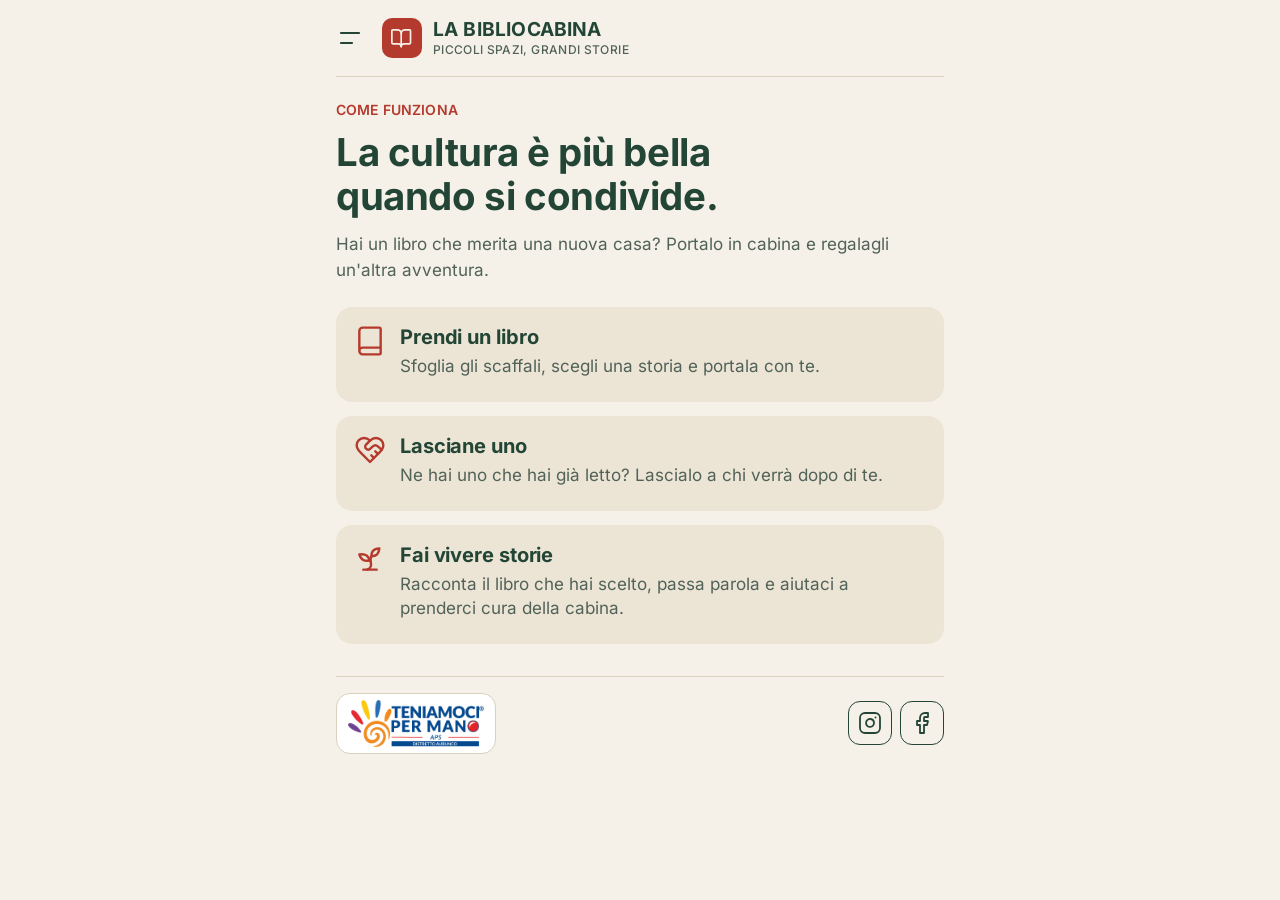
<file: come-funziona/index.html>
<!doctype html>
<html lang="it">
<head>
<meta charset="utf-8">
<meta name="viewport" content="width=device-width,initial-scale=1,viewport-fit=cover">
<title>Come funziona la Bibliocabina – Prendi e lascia un libro</title>
<meta name="description" content="Prendi un libro, lasciane uno e fai vivere le storie: ecco come funziona la Bibliocabina di Castelforte (LT).">
<link rel="canonical" href="https://bibliocabina.pages.dev/come-funziona/">
<link rel="icon" href="../favicon.svg" type="image/svg+xml">
<meta property="og:type" content="website">
<meta property="og:locale" content="it_IT">
<meta property="og:site_name" content="La Bibliocabina">
<meta property="og:title" content="Come funziona la Bibliocabina – Prendi e lascia un libro">
<meta property="og:description" content="Prendi un libro, lasciane uno e fai vivere le storie: ecco come funziona la Bibliocabina di Castelforte (LT).">
<meta property="og:url" content="https://bibliocabina.pages.dev/come-funziona/">
<meta property="og:image" content="https://bibliocabina.pages.dev/assets/cabina-castelforte.jpg">
<meta property="og:image:alt" content="La cabina telefonica di Castelforte trasformata in Bibliocabina">
<meta name="twitter:card" content="summary_large_image">
<link rel="preload" href="../assets/fonts/inter-latin-400-normal.woff2" as="font" type="font/woff2" crossorigin>
<link rel="stylesheet" href="../assets/style.css">
</head>
<body>
<svg class="defs" aria-hidden="true" focusable="false">
  <defs>
    <symbol id="i-book" viewBox="0 0 24 24"><path d="M4 19.5v-15A2.5 2.5 0 0 1 6.5 2H19a1 1 0 0 1 1 1v18a1 1 0 0 1-1 1H6.5a1 1 0 0 1 0-5H20"/></symbol>
    <symbol id="i-book-open" viewBox="0 0 24 24"><path d="M12 7v14"/><path d="M3 18a1 1 0 0 1-1-1V4a1 1 0 0 1 1-1h5a4 4 0 0 1 4 4 4 4 0 0 1 4-4h5a1 1 0 0 1 1 1v13a1 1 0 0 1-1 1h-6a3 3 0 0 0-3 3 3 3 0 0 0-3-3z"/></symbol>
    <symbol id="i-facebook" viewBox="0 0 24 24"><path d="M18 2h-3a5 5 0 0 0-5 5v3H7v4h3v8h4v-8h3l1-4h-4V7a1 1 0 0 1 1-1h3z"/></symbol>
    <symbol id="i-heart" viewBox="0 0 24 24"><path d="M19 14c1.49-1.46 3-3.21 3-5.5A5.5 5.5 0 0 0 16.5 3c-1.76 0-3 .5-4.5 2-1.5-1.5-2.74-2-4.5-2A5.5 5.5 0 0 0 2 8.5c0 2.3 1.5 4.05 3 5.5l7 7Z"/><path d="M12 5 9.04 7.96a2.17 2.17 0 0 0 0 3.08c.82.82 2.13.85 3 .07l2.07-1.9a2.82 2.82 0 0 1 3.79 0l2.96 2.66"/><path d="m18 15-2-2"/><path d="m15 18-2-2"/></symbol>
    <symbol id="i-home" viewBox="0 0 24 24"><path d="M15 21v-8a1 1 0 0 0-1-1h-4a1 1 0 0 0-1 1v8"/><path d="M3 10a2 2 0 0 1 .709-1.528l7-5.999a2 2 0 0 1 2.582 0l7 5.999A2 2 0 0 1 21 10v9a2 2 0 0 1-2 2H5a2 2 0 0 1-2-2z"/></symbol>
    <symbol id="i-instagram" viewBox="0 0 24 24"><rect width="20" height="20" x="2" y="2" rx="5" ry="5"/><path d="M16 11.37A4 4 0 1 1 12.63 8 4 4 0 0 1 16 11.37z"/><path d="M17.5 6.5h.01"/></symbol>
    <symbol id="i-mail" viewBox="0 0 24 24"><rect width="20" height="16" x="2" y="4" rx="2"/><path d="m22 7-8.97 5.7a1.94 1.94 0 0 1-2.06 0L2 7"/></symbol>
    <symbol id="i-pin" viewBox="0 0 24 24"><path d="M20 10c0 4.993-5.539 10.193-7.399 11.799a1 1 0 0 1-1.202 0C9.539 20.193 4 14.993 4 10a8 8 0 0 1 16 0"/><circle cx="12" cy="10" r="3"/></symbol>
    <symbol id="i-sprout" viewBox="0 0 24 24"><path d="M7 20h10"/><path d="M10 20c5.5-2.5.8-6.4 3-10"/><path d="M9.5 9.4c1.1.8 1.8 2.2 2.3 3.7-2 .4-3.5.4-4.8-.3-1.2-.6-2.3-1.9-3-4.2 2.8-.5 4.4 0 5.5.8z"/><path d="M14.1 6a7 7 0 0 0-1.1 4c1.9-.1 3.3-.6 4.3-1.4 1-1 1.6-2.3 1.7-4.6-2.7.1-4 1-4.9 2z"/></symbol>
    <symbol id="i-users" viewBox="0 0 24 24"><path d="M16 21v-2a4 4 0 0 0-4-4H6a4 4 0 0 0-4 4v2"/><circle cx="9" cy="7" r="4"/><path d="M22 21v-2a4 4 0 0 0-3-3.87"/><path d="M16 3.13a4 4 0 0 1 0 7.75"/></symbol>
    <symbol id="i-x" viewBox="0 0 24 24"><path d="M18 6 6 18"/><path d="m6 6 12 12"/></symbol>
  </defs>
</svg>

<div class="scrim" id="scrim"></div>
<nav class="drawer" id="drawer" aria-label="Pagine del sito">
  <div class="drawer-head">
    <span class="drawer-title">Menu</span>
    <button class="close-btn" id="close-btn" type="button" aria-label="Chiudi il menu"><svg class="ico"><use href="#i-x"/></svg></button>
  </div>
  <ul class="drawer-list">
    <li><a href="../"><svg class="ico"><use href="#i-home"/></svg>Home</a></li>
    <li><a href="../chi-siamo/"><svg class="ico"><use href="#i-users"/></svg>Chi siamo</a></li>
    <li><a href="../catalogo/"><svg class="ico"><use href="#i-book"/></svg>Catalogo</a></li>
    <li><a href="../come-funziona/" aria-current="page"><svg class="ico"><use href="#i-sprout"/></svg>Come funziona</a></li>
    <li><a href="../dove-siamo/"><svg class="ico"><use href="#i-pin"/></svg>Dove siamo</a></li>
    <li><a href="../contatti/"><svg class="ico"><use href="#i-mail"/></svg>Contatti</a></li>
  </ul>
  <p class="drawer-foot">Piccoli spazi, grandi storie</p>
</nav>

<div class="wrap">
  <header class="top">
    <button class="menu-btn" id="menu-btn" type="button" aria-label="Apri il menu" aria-expanded="false" aria-controls="drawer">
      <svg viewBox="0 0 28 28" aria-hidden="true"><path d="M5 9h18M5 19h11"/></svg>
    </button>
    <a class="brand" href="../" aria-label="La Bibliocabina, vai alla home">
      <span class="logo"><svg class="ico"><use href="#i-book-open"/></svg></span>
      <span class="brand-text">
        <strong>La Bibliocabina</strong>
        <small>Piccoli spazi, grandi storie</small>
      </span>
    </a>
  </header>
  <hr class="rule">

  <main id="main">
    <section class="page">
      <div class="intro">
        <p class="eyebrow">Come funziona</p>
        <h1>La cultura è più bella quando si condivide.</h1>
        <p class="lead">Hai un libro che merita una nuova casa? Portalo in cabina e regalagli un'altra avventura.</p>
      </div>
      <ul class="cards">
        <li class="card">
          <svg class="ico"><use href="#i-book"/></svg>
          <h2>Prendi un libro</h2>
          <p>Sfoglia gli scaffali, scegli una storia e portala con te.</p>
        </li>
        <li class="card">
          <svg class="ico"><use href="#i-heart"/></svg>
          <h2>Lasciane uno</h2>
          <p>Ne hai uno che hai già letto? Lascialo a chi verrà dopo di te.</p>
        </li>
        <li class="card">
          <svg class="ico"><use href="#i-sprout"/></svg>
          <h2>Fai vivere storie</h2>
          <p>Racconta il libro che hai scelto, passa parola e aiutaci a prenderci cura della cabina.</p>
        </li>
      </ul>
    </section>
  </main>

  <footer class="site-foot">
    <hr class="rule">
    <div class="foot-row">
      <figure class="foot-logo">
        <img src="../assets/Logo-TPM-APS-Aurunco.png" width="336" height="114" alt="Logo di Teniamoci per Mano APS, Distretto Aurunco" decoding="async">
      </figure>
      <ul class="foot-social" aria-label="Seguici sui social">
        <li><a href="https://www.instagram.com/invites/contact/?utm_content=scoolyx&amp;exln=1ppq2omgncle7" target="_blank" rel="noopener noreferrer" aria-label="Instagram"><svg class="ico"><use href="#i-instagram"/></svg></a></li>
        <li><a href="https://www.facebook.com/share/1FbUaeCJua/?mibextid=wwXIfr" target="_blank" rel="noopener noreferrer" aria-label="Facebook"><svg class="ico"><use href="#i-facebook"/></svg></a></li>
      </ul>
    </div>
  </footer>
</div>

<script src="../assets/menu.js" defer></script>
</body>
</html>
</file>
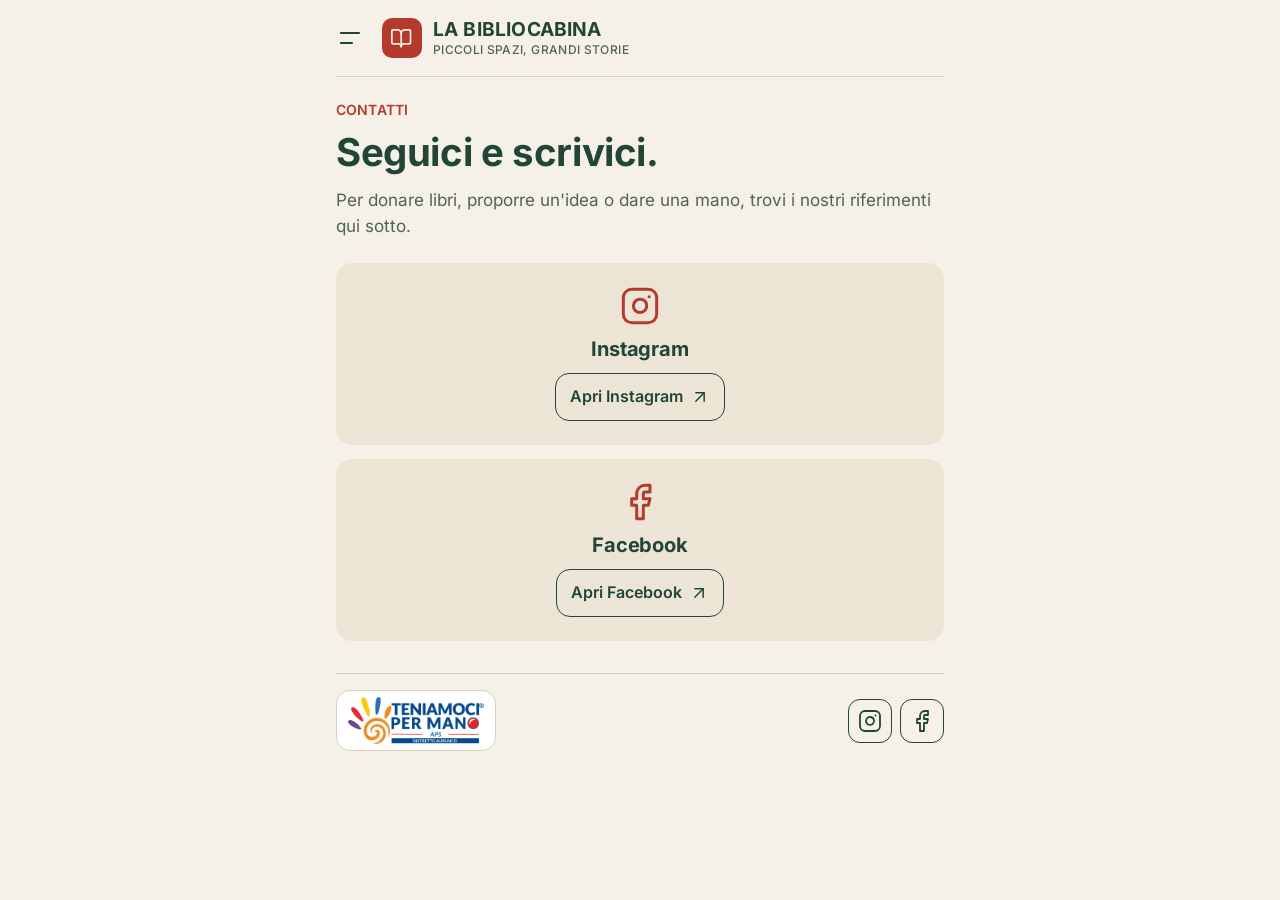
<file: contatti/index.html>
<!doctype html>
<html lang="it">
<head>
<meta charset="utf-8">
<meta name="viewport" content="width=device-width,initial-scale=1,viewport-fit=cover">
<title>Contatti – La Bibliocabina di Castelforte</title>
<meta name="description" content="Seguici su Instagram e Facebook o scrivi a bibliocabina@yahoo.com per donare libri, proporre un'idea o dare una mano.">
<link rel="canonical" href="https://bibliocabina.pages.dev/contatti/">
<link rel="icon" href="../favicon.svg" type="image/svg+xml">
<meta property="og:type" content="website">
<meta property="og:locale" content="it_IT">
<meta property="og:site_name" content="La Bibliocabina">
<meta property="og:title" content="Contatti – La Bibliocabina di Castelforte">
<meta property="og:description" content="Seguici su Instagram e Facebook o scrivi a bibliocabina@yahoo.com per donare libri, proporre un'idea o dare una mano.">
<meta property="og:url" content="https://bibliocabina.pages.dev/contatti/">
<meta property="og:image" content="https://bibliocabina.pages.dev/assets/cabina-castelforte.jpg">
<meta property="og:image:alt" content="La cabina telefonica di Castelforte trasformata in Bibliocabina">
<meta name="twitter:card" content="summary_large_image">
<link rel="preload" href="../assets/fonts/inter-latin-400-normal.woff2" as="font" type="font/woff2" crossorigin>
<link rel="stylesheet" href="../assets/style.css">
</head>
<body>
<svg class="defs" aria-hidden="true" focusable="false">
  <defs>
    <symbol id="i-arrow" viewBox="0 0 24 24"><path d="M7 7h10v10"/><path d="M7 17 17 7"/></symbol>
    <symbol id="i-book" viewBox="0 0 24 24"><path d="M4 19.5v-15A2.5 2.5 0 0 1 6.5 2H19a1 1 0 0 1 1 1v18a1 1 0 0 1-1 1H6.5a1 1 0 0 1 0-5H20"/></symbol>
    <symbol id="i-book-open" viewBox="0 0 24 24"><path d="M12 7v14"/><path d="M3 18a1 1 0 0 1-1-1V4a1 1 0 0 1 1-1h5a4 4 0 0 1 4 4 4 4 0 0 1 4-4h5a1 1 0 0 1 1 1v13a1 1 0 0 1-1 1h-6a3 3 0 0 0-3 3 3 3 0 0 0-3-3z"/></symbol>
    <symbol id="i-facebook" viewBox="0 0 24 24"><path d="M18 2h-3a5 5 0 0 0-5 5v3H7v4h3v8h4v-8h3l1-4h-4V7a1 1 0 0 1 1-1h3z"/></symbol>
    <symbol id="i-home" viewBox="0 0 24 24"><path d="M15 21v-8a1 1 0 0 0-1-1h-4a1 1 0 0 0-1 1v8"/><path d="M3 10a2 2 0 0 1 .709-1.528l7-5.999a2 2 0 0 1 2.582 0l7 5.999A2 2 0 0 1 21 10v9a2 2 0 0 1-2 2H5a2 2 0 0 1-2-2z"/></symbol>
    <symbol id="i-instagram" viewBox="0 0 24 24"><rect width="20" height="20" x="2" y="2" rx="5" ry="5"/><path d="M16 11.37A4 4 0 1 1 12.63 8 4 4 0 0 1 16 11.37z"/><path d="M17.5 6.5h.01"/></symbol>
    <symbol id="i-mail" viewBox="0 0 24 24"><rect width="20" height="16" x="2" y="4" rx="2"/><path d="m22 7-8.97 5.7a1.94 1.94 0 0 1-2.06 0L2 7"/></symbol>
    <symbol id="i-pin" viewBox="0 0 24 24"><path d="M20 10c0 4.993-5.539 10.193-7.399 11.799a1 1 0 0 1-1.202 0C9.539 20.193 4 14.993 4 10a8 8 0 0 1 16 0"/><circle cx="12" cy="10" r="3"/></symbol>
    <symbol id="i-sprout" viewBox="0 0 24 24"><path d="M7 20h10"/><path d="M10 20c5.5-2.5.8-6.4 3-10"/><path d="M9.5 9.4c1.1.8 1.8 2.2 2.3 3.7-2 .4-3.5.4-4.8-.3-1.2-.6-2.3-1.9-3-4.2 2.8-.5 4.4 0 5.5.8z"/><path d="M14.1 6a7 7 0 0 0-1.1 4c1.9-.1 3.3-.6 4.3-1.4 1-1 1.6-2.3 1.7-4.6-2.7.1-4 1-4.9 2z"/></symbol>
    <symbol id="i-users" viewBox="0 0 24 24"><path d="M16 21v-2a4 4 0 0 0-4-4H6a4 4 0 0 0-4 4v2"/><circle cx="9" cy="7" r="4"/><path d="M22 21v-2a4 4 0 0 0-3-3.87"/><path d="M16 3.13a4 4 0 0 1 0 7.75"/></symbol>
    <symbol id="i-x" viewBox="0 0 24 24"><path d="M18 6 6 18"/><path d="m6 6 12 12"/></symbol>
  </defs>
</svg>

<div class="scrim" id="scrim"></div>
<nav class="drawer" id="drawer" aria-label="Pagine del sito">
  <div class="drawer-head">
    <span class="drawer-title">Menu</span>
    <button class="close-btn" id="close-btn" type="button" aria-label="Chiudi il menu"><svg class="ico"><use href="#i-x"/></svg></button>
  </div>
  <ul class="drawer-list">
    <li><a href="../"><svg class="ico"><use href="#i-home"/></svg>Home</a></li>
    <li><a href="../chi-siamo/"><svg class="ico"><use href="#i-users"/></svg>Chi siamo</a></li>
    <li><a href="../catalogo/"><svg class="ico"><use href="#i-book"/></svg>Catalogo</a></li>
    <li><a href="../come-funziona/"><svg class="ico"><use href="#i-sprout"/></svg>Come funziona</a></li>
    <li><a href="../dove-siamo/"><svg class="ico"><use href="#i-pin"/></svg>Dove siamo</a></li>
    <li><a href="../contatti/" aria-current="page"><svg class="ico"><use href="#i-mail"/></svg>Contatti</a></li>
  </ul>
  <p class="drawer-foot">Piccoli spazi, grandi storie</p>
</nav>

<div class="wrap">
  <header class="top">
    <button class="menu-btn" id="menu-btn" type="button" aria-label="Apri il menu" aria-expanded="false" aria-controls="drawer">
      <svg viewBox="0 0 28 28" aria-hidden="true"><path d="M5 9h18M5 19h11"/></svg>
    </button>
    <a class="brand" href="../" aria-label="La Bibliocabina, vai alla home">
      <span class="logo"><svg class="ico"><use href="#i-book-open"/></svg></span>
      <span class="brand-text">
        <strong>La Bibliocabina</strong>
        <small>Piccoli spazi, grandi storie</small>
      </span>
    </a>
  </header>
  <hr class="rule">

  <main id="main">
    <section class="page">
      <div class="intro">
        <p class="eyebrow">Contatti</p>
        <h1>Seguici e scrivici.</h1>
        <p class="lead">Per donare libri, proporre un'idea o dare una mano, trovi i nostri riferimenti qui sotto.</p>
      </div>
      <ul class="social-cards">
        <li class="social-card">
          <svg class="ico"><use href="#i-instagram"/></svg>
          <h2>Instagram</h2>
          <a class="btn btn-outline" href="https://www.instagram.com/invites/contact/?utm_content=scoolyx&amp;exln=1ppq2omgncle7" target="_blank" rel="noopener noreferrer">Apri Instagram<svg class="ico"><use href="#i-arrow"/></svg></a>
        </li>
        <li class="social-card">
          <svg class="ico"><use href="#i-facebook"/></svg>
          <h2>Facebook</h2>
          <a class="btn btn-outline" href="https://www.facebook.com/share/1FbUaeCJua/?mibextid=wwXIfr" target="_blank" rel="noopener noreferrer">Apri Facebook<svg class="ico"><use href="#i-arrow"/></svg></a>
        </li>
      </ul>
    </section>
  </main>

  <footer class="site-foot">
    <hr class="rule">
    <div class="foot-row">
      <figure class="foot-logo">
        <img src="../assets/Logo-TPM-APS-Aurunco.png" width="336" height="114" alt="Logo di Teniamoci per Mano APS, Distretto Aurunco" decoding="async">
      </figure>
      <ul class="foot-social" aria-label="Seguici sui social">
        <li><a href="https://www.instagram.com/invites/contact/?utm_content=scoolyx&amp;exln=1ppq2omgncle7" target="_blank" rel="noopener noreferrer" aria-label="Instagram"><svg class="ico"><use href="#i-instagram"/></svg></a></li>
        <li><a href="https://www.facebook.com/share/1FbUaeCJua/?mibextid=wwXIfr" target="_blank" rel="noopener noreferrer" aria-label="Facebook"><svg class="ico"><use href="#i-facebook"/></svg></a></li>
      </ul>
    </div>
  </footer>
</div>

<script src="../assets/menu.js" defer></script>
</body>
</html>
</file>
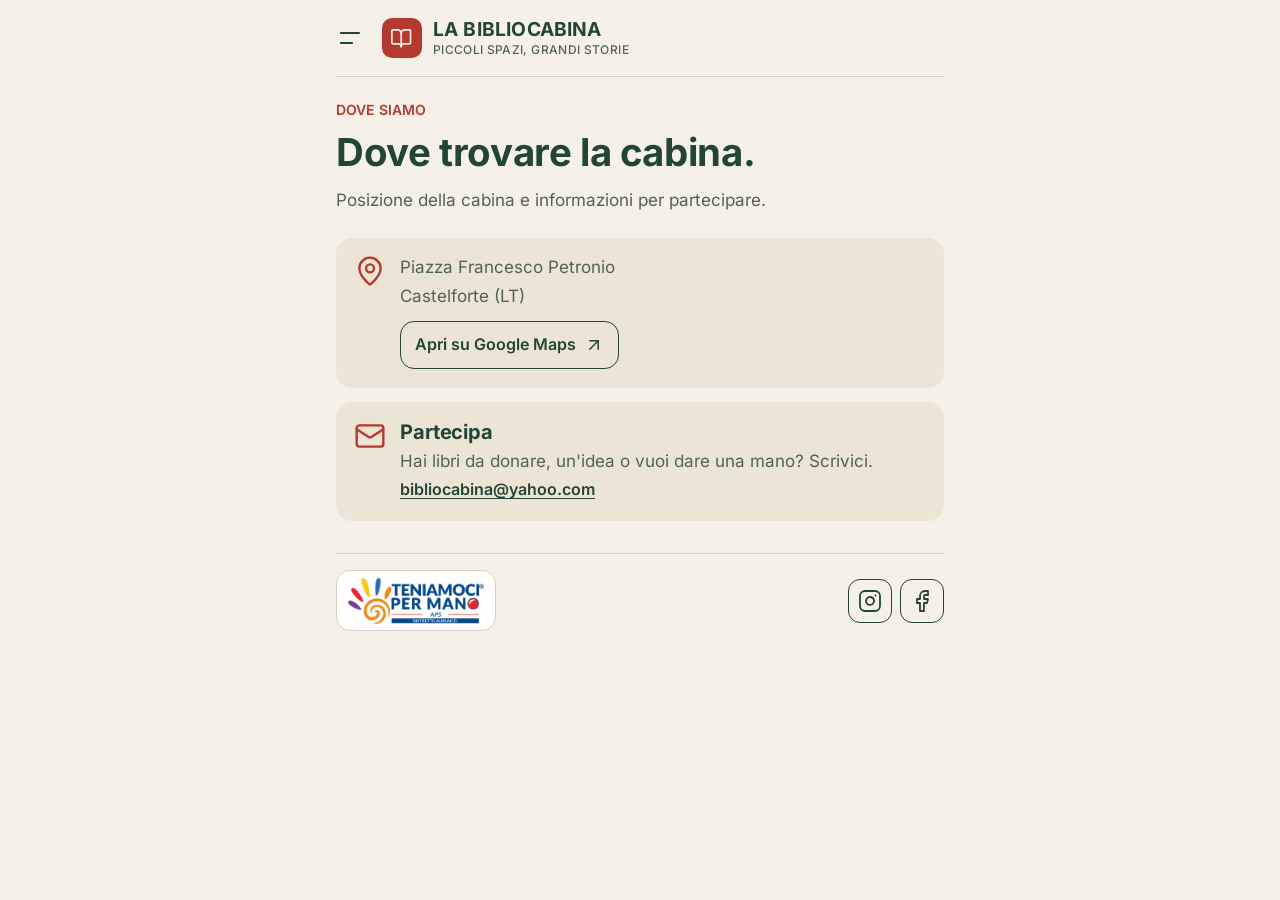
<file: dove-siamo/index.html>
<!doctype html>
<html lang="it">
<head>
<meta charset="utf-8">
<meta name="viewport" content="width=device-width,initial-scale=1,viewport-fit=cover">
<title>Dove siamo – La Bibliocabina a Castelforte (LT)</title>
<meta name="description" content="La Bibliocabina si trova in Piazza Francesco Petronio, a Castelforte (LT). Apri la posizione su Google Maps o scrivici per donare libri.">
<link rel="canonical" href="https://bibliocabina.pages.dev/dove-siamo/">
<link rel="icon" href="../favicon.svg" type="image/svg+xml">
<meta property="og:type" content="website">
<meta property="og:locale" content="it_IT">
<meta property="og:site_name" content="La Bibliocabina">
<meta property="og:title" content="Dove siamo – La Bibliocabina a Castelforte (LT)">
<meta property="og:description" content="La Bibliocabina si trova in Piazza Francesco Petronio, a Castelforte (LT). Apri la posizione su Google Maps o scrivici per donare libri.">
<meta property="og:url" content="https://bibliocabina.pages.dev/dove-siamo/">
<meta property="og:image" content="https://bibliocabina.pages.dev/assets/cabina-castelforte.jpg">
<meta property="og:image:alt" content="La cabina telefonica di Castelforte trasformata in Bibliocabina">
<meta name="twitter:card" content="summary_large_image">
<link rel="preload" href="../assets/fonts/inter-latin-400-normal.woff2" as="font" type="font/woff2" crossorigin>
<link rel="stylesheet" href="../assets/style.css">
</head>
<body>
<svg class="defs" aria-hidden="true" focusable="false">
  <defs>
    <symbol id="i-arrow" viewBox="0 0 24 24"><path d="M7 7h10v10"/><path d="M7 17 17 7"/></symbol>
    <symbol id="i-book" viewBox="0 0 24 24"><path d="M4 19.5v-15A2.5 2.5 0 0 1 6.5 2H19a1 1 0 0 1 1 1v18a1 1 0 0 1-1 1H6.5a1 1 0 0 1 0-5H20"/></symbol>
    <symbol id="i-book-open" viewBox="0 0 24 24"><path d="M12 7v14"/><path d="M3 18a1 1 0 0 1-1-1V4a1 1 0 0 1 1-1h5a4 4 0 0 1 4 4 4 4 0 0 1 4-4h5a1 1 0 0 1 1 1v13a1 1 0 0 1-1 1h-6a3 3 0 0 0-3 3 3 3 0 0 0-3-3z"/></symbol>
    <symbol id="i-facebook" viewBox="0 0 24 24"><path d="M18 2h-3a5 5 0 0 0-5 5v3H7v4h3v8h4v-8h3l1-4h-4V7a1 1 0 0 1 1-1h3z"/></symbol>
    <symbol id="i-home" viewBox="0 0 24 24"><path d="M15 21v-8a1 1 0 0 0-1-1h-4a1 1 0 0 0-1 1v8"/><path d="M3 10a2 2 0 0 1 .709-1.528l7-5.999a2 2 0 0 1 2.582 0l7 5.999A2 2 0 0 1 21 10v9a2 2 0 0 1-2 2H5a2 2 0 0 1-2-2z"/></symbol>
    <symbol id="i-instagram" viewBox="0 0 24 24"><rect width="20" height="20" x="2" y="2" rx="5" ry="5"/><path d="M16 11.37A4 4 0 1 1 12.63 8 4 4 0 0 1 16 11.37z"/><path d="M17.5 6.5h.01"/></symbol>
    <symbol id="i-mail" viewBox="0 0 24 24"><rect width="20" height="16" x="2" y="4" rx="2"/><path d="m22 7-8.97 5.7a1.94 1.94 0 0 1-2.06 0L2 7"/></symbol>
    <symbol id="i-pin" viewBox="0 0 24 24"><path d="M20 10c0 4.993-5.539 10.193-7.399 11.799a1 1 0 0 1-1.202 0C9.539 20.193 4 14.993 4 10a8 8 0 0 1 16 0"/><circle cx="12" cy="10" r="3"/></symbol>
    <symbol id="i-sprout" viewBox="0 0 24 24"><path d="M7 20h10"/><path d="M10 20c5.5-2.5.8-6.4 3-10"/><path d="M9.5 9.4c1.1.8 1.8 2.2 2.3 3.7-2 .4-3.5.4-4.8-.3-1.2-.6-2.3-1.9-3-4.2 2.8-.5 4.4 0 5.5.8z"/><path d="M14.1 6a7 7 0 0 0-1.1 4c1.9-.1 3.3-.6 4.3-1.4 1-1 1.6-2.3 1.7-4.6-2.7.1-4 1-4.9 2z"/></symbol>
    <symbol id="i-users" viewBox="0 0 24 24"><path d="M16 21v-2a4 4 0 0 0-4-4H6a4 4 0 0 0-4 4v2"/><circle cx="9" cy="7" r="4"/><path d="M22 21v-2a4 4 0 0 0-3-3.87"/><path d="M16 3.13a4 4 0 0 1 0 7.75"/></symbol>
    <symbol id="i-x" viewBox="0 0 24 24"><path d="M18 6 6 18"/><path d="m6 6 12 12"/></symbol>
  </defs>
</svg>

<div class="scrim" id="scrim"></div>
<nav class="drawer" id="drawer" aria-label="Pagine del sito">
  <div class="drawer-head">
    <span class="drawer-title">Menu</span>
    <button class="close-btn" id="close-btn" type="button" aria-label="Chiudi il menu"><svg class="ico"><use href="#i-x"/></svg></button>
  </div>
  <ul class="drawer-list">
    <li><a href="../"><svg class="ico"><use href="#i-home"/></svg>Home</a></li>
    <li><a href="../chi-siamo/"><svg class="ico"><use href="#i-users"/></svg>Chi siamo</a></li>
    <li><a href="../catalogo/"><svg class="ico"><use href="#i-book"/></svg>Catalogo</a></li>
    <li><a href="../come-funziona/"><svg class="ico"><use href="#i-sprout"/></svg>Come funziona</a></li>
    <li><a href="../dove-siamo/" aria-current="page"><svg class="ico"><use href="#i-pin"/></svg>Dove siamo</a></li>
    <li><a href="../contatti/"><svg class="ico"><use href="#i-mail"/></svg>Contatti</a></li>
  </ul>
  <p class="drawer-foot">Piccoli spazi, grandi storie</p>
</nav>

<div class="wrap">
  <header class="top">
    <button class="menu-btn" id="menu-btn" type="button" aria-label="Apri il menu" aria-expanded="false" aria-controls="drawer">
      <svg viewBox="0 0 28 28" aria-hidden="true"><path d="M5 9h18M5 19h11"/></svg>
    </button>
    <a class="brand" href="../" aria-label="La Bibliocabina, vai alla home">
      <span class="logo"><svg class="ico"><use href="#i-book-open"/></svg></span>
      <span class="brand-text">
        <strong>La Bibliocabina</strong>
        <small>Piccoli spazi, grandi storie</small>
      </span>
    </a>
  </header>
  <hr class="rule">

  <main id="main">
    <section class="page">
      <div class="intro">
        <p class="eyebrow">Dove siamo</p>
        <h1>Dove trovare la cabina.</h1>
        <p class="lead">Posizione della cabina e informazioni per partecipare.</p>
      </div>
      <ul class="cards">
        <li class="card">
          <svg class="ico"><use href="#i-pin"/></svg>
          <p>Piazza Francesco Petronio</p>
          <p>Castelforte (LT)</p>
          <a class="btn btn-outline" href="https://maps.app.goo.gl/ehPVaKDYmYYoMXs57" target="_blank" rel="noopener noreferrer">Apri su Google Maps<svg class="ico"><use href="#i-arrow"/></svg></a>
        </li>
        <li class="card">
          <svg class="ico"><use href="#i-mail"/></svg>
          <h2>Partecipa</h2>
          <p>Hai libri da donare, un'idea o vuoi dare una mano? Scrivici.</p>
          <p><a class="mail-link" href="mailto:bibliocabina@yahoo.com">bibliocabina@yahoo.com</a></p>
        </li>
      </ul>
    </section>
  </main>

  <footer class="site-foot">
    <hr class="rule">
    <div class="foot-row">
      <figure class="foot-logo">
        <img src="../assets/Logo-TPM-APS-Aurunco.png" width="336" height="114" alt="Logo di Teniamoci per Mano APS, Distretto Aurunco" decoding="async">
      </figure>
      <ul class="foot-social" aria-label="Seguici sui social">
        <li><a href="https://www.instagram.com/invites/contact/?utm_content=scoolyx&amp;exln=1ppq2omgncle7" target="_blank" rel="noopener noreferrer" aria-label="Instagram"><svg class="ico"><use href="#i-instagram"/></svg></a></li>
        <li><a href="https://www.facebook.com/share/1FbUaeCJua/?mibextid=wwXIfr" target="_blank" rel="noopener noreferrer" aria-label="Facebook"><svg class="ico"><use href="#i-facebook"/></svg></a></li>
      </ul>
    </div>
  </footer>
</div>

<script src="../assets/menu.js" defer></script>
</body>
</html>
</file>
<file: assets/style.css>
/* Stile condiviso da tutte le pagine del sito Bibliocabina. */
:root{color-scheme:light;box-sizing:border-box;padding-top:env(safe-area-inset-top,0px);padding-bottom:env(safe-area-inset-bottom,0px)}html{scroll-padding-top:env(safe-area-inset-top,0px)}body{margin:0;padding:0;font:14px -apple-system,BlinkMacSystemFont,sans-serif;background:#fff;color:#000}img{max-width:100%}[hidden]:not([hidden=until-found i]){display:none!important}

/* Carattere Inter ospitato qui (licenza OFL, vedi fonts/LICENSE): nessuna chiamata a Google Fonts. */
@font-face{font-family:'Inter';font-style:normal;font-weight:400;font-display:swap;src:url(fonts/inter-latin-400-normal.woff2) format('woff2');unicode-range:U+0000-00FF,U+0131,U+0152-0153,U+02BB-02BC,U+02C6,U+02DA,U+02DC,U+0304,U+0308,U+0329,U+2000-206F,U+20AC,U+2122,U+2191,U+2193,U+2212,U+2215,U+FEFF,U+FFFD}
@font-face{font-family:'Inter';font-style:normal;font-weight:500;font-display:swap;src:url(fonts/inter-latin-500-normal.woff2) format('woff2');unicode-range:U+0000-00FF,U+0131,U+0152-0153,U+02BB-02BC,U+02C6,U+02DA,U+02DC,U+0304,U+0308,U+0329,U+2000-206F,U+20AC,U+2122,U+2191,U+2193,U+2212,U+2215,U+FEFF,U+FFFD}
@font-face{font-family:'Inter';font-style:normal;font-weight:600;font-display:swap;src:url(fonts/inter-latin-600-normal.woff2) format('woff2');unicode-range:U+0000-00FF,U+0131,U+0152-0153,U+02BB-02BC,U+02C6,U+02DA,U+02DC,U+0304,U+0308,U+0329,U+2000-206F,U+20AC,U+2122,U+2191,U+2193,U+2212,U+2215,U+FEFF,U+FFFD}
@font-face{font-family:'Inter';font-style:normal;font-weight:700;font-display:swap;src:url(fonts/inter-latin-700-normal.woff2) format('woff2');unicode-range:U+0000-00FF,U+0131,U+0152-0153,U+02BB-02BC,U+02C6,U+02DA,U+02DC,U+0304,U+0308,U+0329,U+2000-206F,U+20AC,U+2122,U+2191,U+2193,U+2212,U+2215,U+FEFF,U+FFFD}

/* Layout: una colonna stretta, come negli screenshot. Header con menu a sinistra, poi la pagina scelta.
   Aspetto unico e chiaro per scelta: il sito deve restare identico al riferimento. */
:root {
  --paper: #F5F1E8;     /* avorio carta */
  --paper-2: #ECE5D6;   /* avorio più scuro per riquadri */
  --ink: #234536;       /* verde bosco scuro, titoli e pulsante */
  --muted: #516258;     /* testo secondario */
  --red: #B53A2E;       /* rosso cabina */
  --forest: #2C5340;    /* riquadro verde */
  --on-forest: #F5F1E8;
  --line: #D8D1C0;
  --scrim: rgba(20, 36, 28, 0.45);
  --white: #FFFFFF;     /* fondo bianco del logo */
  --field: #FBF9F3;     /* campi del modulo */
  --field-line: #857F6B;
  --font-body: 'Inter', system-ui, -apple-system, 'Segoe UI', Roboto, sans-serif;
  color-scheme: light;
}

*, *::before, *::after { box-sizing: border-box; }
body {
  margin: 0;
  background: var(--paper);
  color: var(--ink);
  font: 400 1.0625rem/1.5 var(--font-body);
  -webkit-text-size-adjust: 100%;
}
h1, h2, h3, p, ul { margin: 0; padding: 0; }
ul { list-style: none; }
h1, h2, h3 { text-wrap: balance; }
a { color: inherit; }
:focus-visible { outline: 2px solid var(--red); outline-offset: 3px; }
h1:focus { outline: none; }

.wrap {
  max-width: 640px;
  margin-left: auto;
  margin-right: auto;
  padding-left: max(16px, env(safe-area-inset-left, 0px));
  padding-right: max(16px, env(safe-area-inset-right, 0px));
}

.ico { width: 1.5rem; height: 1.5rem; flex: none; fill: none; stroke: currentColor; stroke-width: 1.8; stroke-linecap: round; stroke-linejoin: round; }

/* Header */
.top { display: flex; align-items: center; gap: 0.6rem; padding-block: 1rem; }
.menu-btn, .close-btn {
  display: inline-flex; align-items: center; justify-content: center;
  width: 2.75rem; height: 2.75rem; flex: none; padding: 0;
  border: 0; border-radius: 12px; background: transparent; color: var(--ink); cursor: pointer;
}
.menu-btn { margin-left: -0.5rem; }
.menu-btn:hover, .close-btn:hover { background: var(--paper-2); }
.menu-btn svg { width: 1.75rem; height: 1.75rem; fill: none; stroke: currentColor; stroke-width: 2.2; stroke-linecap: round; }
.brand { display: flex; align-items: center; gap: 0.7rem; min-width: 0; min-height: 44px; text-decoration: none; }
.logo { width: 2.5rem; height: 2.5rem; flex: none; border-radius: 10px; background: var(--red); color: var(--paper); display: inline-flex; align-items: center; justify-content: center; }
.logo .ico { width: 1.4rem; height: 1.4rem; }
.brand-text { display: flex; flex-direction: column; gap: 0.2rem; min-width: 0; }
.brand-text strong { font: 700 1.2rem/1.1 var(--font-body); letter-spacing: 0.01em; text-transform: uppercase; }
.brand-text small { font: 500 0.75rem/1.2 var(--font-body); letter-spacing: 0.03em; text-transform: uppercase; color: var(--muted); }
.rule { border: 0; border-top: 1px solid var(--line); margin: 0; }

/* Pagine */
.page { display: flex; flex-direction: column; gap: 1.5rem; padding-block: 1.5rem 2rem; }
.intro { display: flex; flex-direction: column; gap: 0.65rem; }
.eyebrow { font: 600 0.875rem/1.3 var(--font-body); letter-spacing: 0.01em; text-transform: uppercase; color: var(--red); }
.page h1 { font: 700 clamp(1.75rem, 7.2vw, 2.4rem)/1.15 var(--font-body); letter-spacing: -0.01em; }
.lead { font-size: 1.0625rem; line-height: 1.5; color: var(--muted); margin-top: 0.25rem; }
.page h2 { font: 700 1.5rem/1.2 var(--font-body); letter-spacing: -0.005em; }

.cta { display: flex; flex-wrap: wrap; gap: 0.5rem; }
.btn {
  display: inline-flex; align-items: center; justify-content: center; gap: 0.45rem;
  min-height: 3rem; padding: 0.7rem 0.9rem; border: 1.5px solid var(--ink); border-radius: 14px;
  font: 600 1rem/1.2 var(--font-body); text-decoration: none; white-space: nowrap;
}
.btn .ico { width: 1.25rem; height: 1.25rem; }
.btn-solid { background: var(--ink); color: var(--paper); }
.btn-solid:hover { background: #1A352A; }
.btn-outline { background: transparent; color: var(--ink); }
.btn-outline:hover { background: var(--paper-2); }

.hero-photo { margin: 0; }
.photo-pair { display: flex; align-items: flex-start; justify-content: center; gap: 0.5rem; }
.photo-pair img { display: block; min-width: 0; height: auto; border-radius: 16px; }
.photo-pair .ph-cabina { flex: 0.75 1 0; }      /* 960 x 1280 */
.photo-pair .ph-dipinta { flex: 0.5563 1 0; }   /* 890 x 1600 */

.acts { display: grid; grid-template-columns: repeat(3, minmax(0, 1fr)); gap: 0.5rem; text-align: center; }
.act { display: flex; flex-direction: column; align-items: center; gap: 0.6rem; padding: 0.25rem; text-decoration: none; font-size: 1.0625rem; line-height: 1.3; }
.act .ico { width: 1.75rem; height: 1.75rem; color: var(--red); }
.act:hover { color: var(--red); }

.sub { color: var(--muted); }
.head-group { display: flex; flex-direction: column; gap: 0.5rem; }

/* Copertine */
.covers { display: grid; grid-template-columns: repeat(3, minmax(0, 1fr)); gap: 0.6rem; }
.covers a { display: flex; flex-direction: column; gap: 0.45rem; text-decoration: none; }
.cover { display: block; aspect-ratio: 3 / 4; max-width: 100%; border-radius: 14px; overflow: hidden; border: 1px solid rgba(35, 69, 54, 0.14); background: var(--paper-2); }
/* Copertina da foto: sta intera dentro la cornice 3:4, qualunque sia la proporzione del libro. */
.cover-photo { display: flex; align-items: center; justify-content: center; border: 0; background: transparent; overflow: visible; }
.cover-photo img { display: block; max-width: 100%; max-height: 100%; width: auto; height: auto; border-radius: 6px; box-shadow: 0 1px 5px rgba(20, 36, 28, 0.3); }
/* Senza foto: copertina con il solo titolo. */
.cover-text { display: flex; align-items: center; justify-content: center; padding: 0.5rem; border: 0; background: var(--forest); color: var(--on-forest); text-align: center; font: 700 0.8125rem/1.2 var(--font-body); overflow-wrap: anywhere; }
.cover-label { font-size: 1.0625rem; line-height: 1.3; }
.covers a:hover .cover-label { color: var(--red); }

/* Riquadro verde */
.share-card { background: var(--forest); color: var(--on-forest); border-radius: 18px; padding: 1.25rem 1.25rem 1.35rem; display: flex; flex-direction: column; gap: 0.6rem; }
.page .share-card h2 { font-size: 1.4rem; line-height: 1.25; }
.share-card p { line-height: 1.5; opacity: 0.95; }

/* Logo: in fondo alla home e in testa a Chi siamo. Il fondo bianco del file è parte del riquadro. */
.logo-card { margin: 0; background: var(--white); border: 1px solid var(--line); border-radius: 22px; padding: 1.1rem 1.25rem; display: flex; justify-content: center; }
.logo-card img { display: block; width: min(22rem, 100%); height: auto; }

/* Chi siamo */
.story { background: var(--paper-2); border-radius: 22px; padding: 1rem 1rem 1.4rem; display: flex; flex-direction: column; gap: 0.9rem; }
.story h1 { margin-top: -0.2rem; }
.story p { color: var(--muted); }
.facts { display: flex; flex-direction: column; gap: 1.1rem; margin-top: 0.4rem; }
.fact { display: grid; grid-template-columns: 2rem minmax(0, 1fr); gap: 0.2rem 0.9rem; align-items: start; }
.fact .ico { width: 2rem; height: 2rem; color: var(--red); grid-row: span 2; }
.page .fact h2 { font-size: 1.2rem; line-height: 1.25; }
.fact p { line-height: 1.45; }

/* Catalogo */
.books { display: flex; flex-direction: column; gap: 1rem; }
.book { display: grid; grid-template-columns: 5.5rem minmax(0, 1fr); gap: 1rem; align-items: center; background: var(--paper-2); border-radius: 16px; padding: 0.8rem; }
.book-info { display: flex; flex-direction: column; gap: 0.2rem; min-width: 0; }
.page .book-info h2 { font-size: 1.2rem; line-height: 1.25; }
.author { color: var(--muted); }
.meta { display: flex; flex-wrap: wrap; align-items: center; gap: 0.4rem 0.8rem; margin-top: 0.35rem; font-size: 0.875rem; }
.genre { font-weight: 600; text-transform: uppercase; letter-spacing: 0.03em; color: var(--ink); }
.status { display: inline-flex; align-items: center; gap: 0.4rem; font-weight: 500; }
.status::before { content: ""; width: 0.65rem; height: 0.65rem; border-radius: 50%; background: var(--forest); flex: none; }
.status.out { color: var(--red); }
.status.out::before { background: transparent; border: 2px solid var(--red); }
.note { font-size: 0.875rem; color: var(--muted); }

/* Come funziona e Dove siamo */
.cards { display: flex; flex-direction: column; gap: 0.9rem; }
.card { background: var(--paper-2); border-radius: 16px; padding: 1.1rem 1.1rem 1.2rem; display: grid; grid-template-columns: 2rem minmax(0, 1fr); gap: 0.25rem 0.9rem; align-items: start; }
.card > .ico { width: 2rem; height: 2rem; color: var(--red); grid-row: span 3; }
.card > .btn { grid-column: 2; justify-self: start; margin-top: 0.5rem; }
.card .mail-link { color: var(--ink); font-weight: 600; font-size: clamp(0.84rem, 4.4vw, 1rem); display: inline-block; padding: 0.85rem 0; margin: -0.85rem 0; text-decoration: underline; text-underline-offset: 0.2em; overflow-wrap: anywhere; }
.card .mail-link:hover { color: var(--red); }
.page .card h2 { font-size: 1.25rem; line-height: 1.25; }
.card p { color: var(--muted); line-height: 1.45; }

/* Piè di pagina, uguale su ogni pagina */
.site-foot { display: flex; flex-direction: column; gap: 1rem; padding-bottom: 2rem; }
.foot-row { display: flex; flex-wrap: wrap; align-items: center; justify-content: space-between; gap: 0.8rem 1rem; }
.foot-logo { margin: 0; background: var(--white); border: 1px solid var(--line); border-radius: 14px; padding: 0.4rem 0.7rem; }
.foot-logo img { display: block; width: 8.5rem; height: auto; }
.foot-social { display: flex; gap: 0.5rem; }
.foot-social a { display: inline-flex; align-items: center; justify-content: center; width: 2.75rem; height: 2.75rem; border: 1.5px solid var(--ink); border-radius: 12px; color: var(--ink); text-decoration: none; }
.foot-social a:hover { background: var(--paper-2); border-color: var(--red); color: var(--red); }

/* Contatti */
.social-cards { display: flex; flex-direction: column; gap: 0.9rem; }
.social-card { background: var(--paper-2); border-radius: 16px; padding: 1.4rem 1.1rem 1.5rem; display: flex; flex-direction: column; align-items: center; gap: 0.7rem; text-align: center; }
.social-card > .ico { width: 2.5rem; height: 2.5rem; color: var(--red); }
.page .social-card h2 { font-size: 1.25rem; line-height: 1.25; }

/* Menu a comparsa */
.scrim { position: fixed; inset: 0; z-index: 20; background: var(--scrim); opacity: 0; visibility: hidden; transition: opacity 0.25s ease, visibility 0s linear 0.25s; }
.drawer {
  position: fixed; top: 0; bottom: 0; left: 0; z-index: 30; width: min(84vw, 320px);
  display: flex; flex-direction: column; gap: 0.75rem; overflow-y: auto;
  padding: calc(1rem + env(safe-area-inset-top, 0px)) 1rem calc(1rem + env(safe-area-inset-bottom, 0px)) calc(1rem + env(safe-area-inset-left, 0px));
  background: var(--paper); border-right: 1px solid var(--line);
  transform: translateX(-102%); visibility: hidden;
  transition: transform 0.25s ease, visibility 0s linear 0.25s;
}
body.menu-open { overflow: hidden; }
body.menu-open .scrim { opacity: 1; visibility: visible; transition: opacity 0.25s ease, visibility 0s; }
body.menu-open .drawer { transform: none; visibility: visible; transition: transform 0.25s ease, visibility 0s; box-shadow: 8px 0 32px rgba(20, 36, 28, 0.18); }
.drawer-head { display: flex; align-items: center; justify-content: space-between; gap: 1rem; }
.drawer-title { font: 600 0.875rem/1.3 var(--font-body); letter-spacing: 0.01em; text-transform: uppercase; color: var(--red); }
.drawer-list { display: flex; flex-direction: column; gap: 0.2rem; }
.drawer-list a { display: flex; align-items: center; gap: 0.9rem; padding: 0.85rem 0.75rem; border-radius: 12px; text-decoration: none; font: 600 1.125rem/1.2 var(--font-body); }
.drawer-list a .ico { color: var(--red); }
.drawer-list a:hover, .drawer-list a[aria-current="page"] { background: var(--paper-2); }
.drawer-foot { margin-top: auto; padding-top: 1rem; border-top: 1px solid var(--line); font: 500 0.75rem/1.3 var(--font-body); letter-spacing: 0.03em; text-transform: uppercase; color: var(--muted); }

.defs { position: absolute; width: 0; height: 0; overflow: hidden; }

@media (max-width: 360px) {
  .book { grid-template-columns: 4.5rem minmax(0, 1fr); }
}
@media (prefers-reduced-motion: reduce) {
  .scrim, .drawer, body.menu-open .scrim, body.menu-open .drawer { transition: none; }
}
</file>
